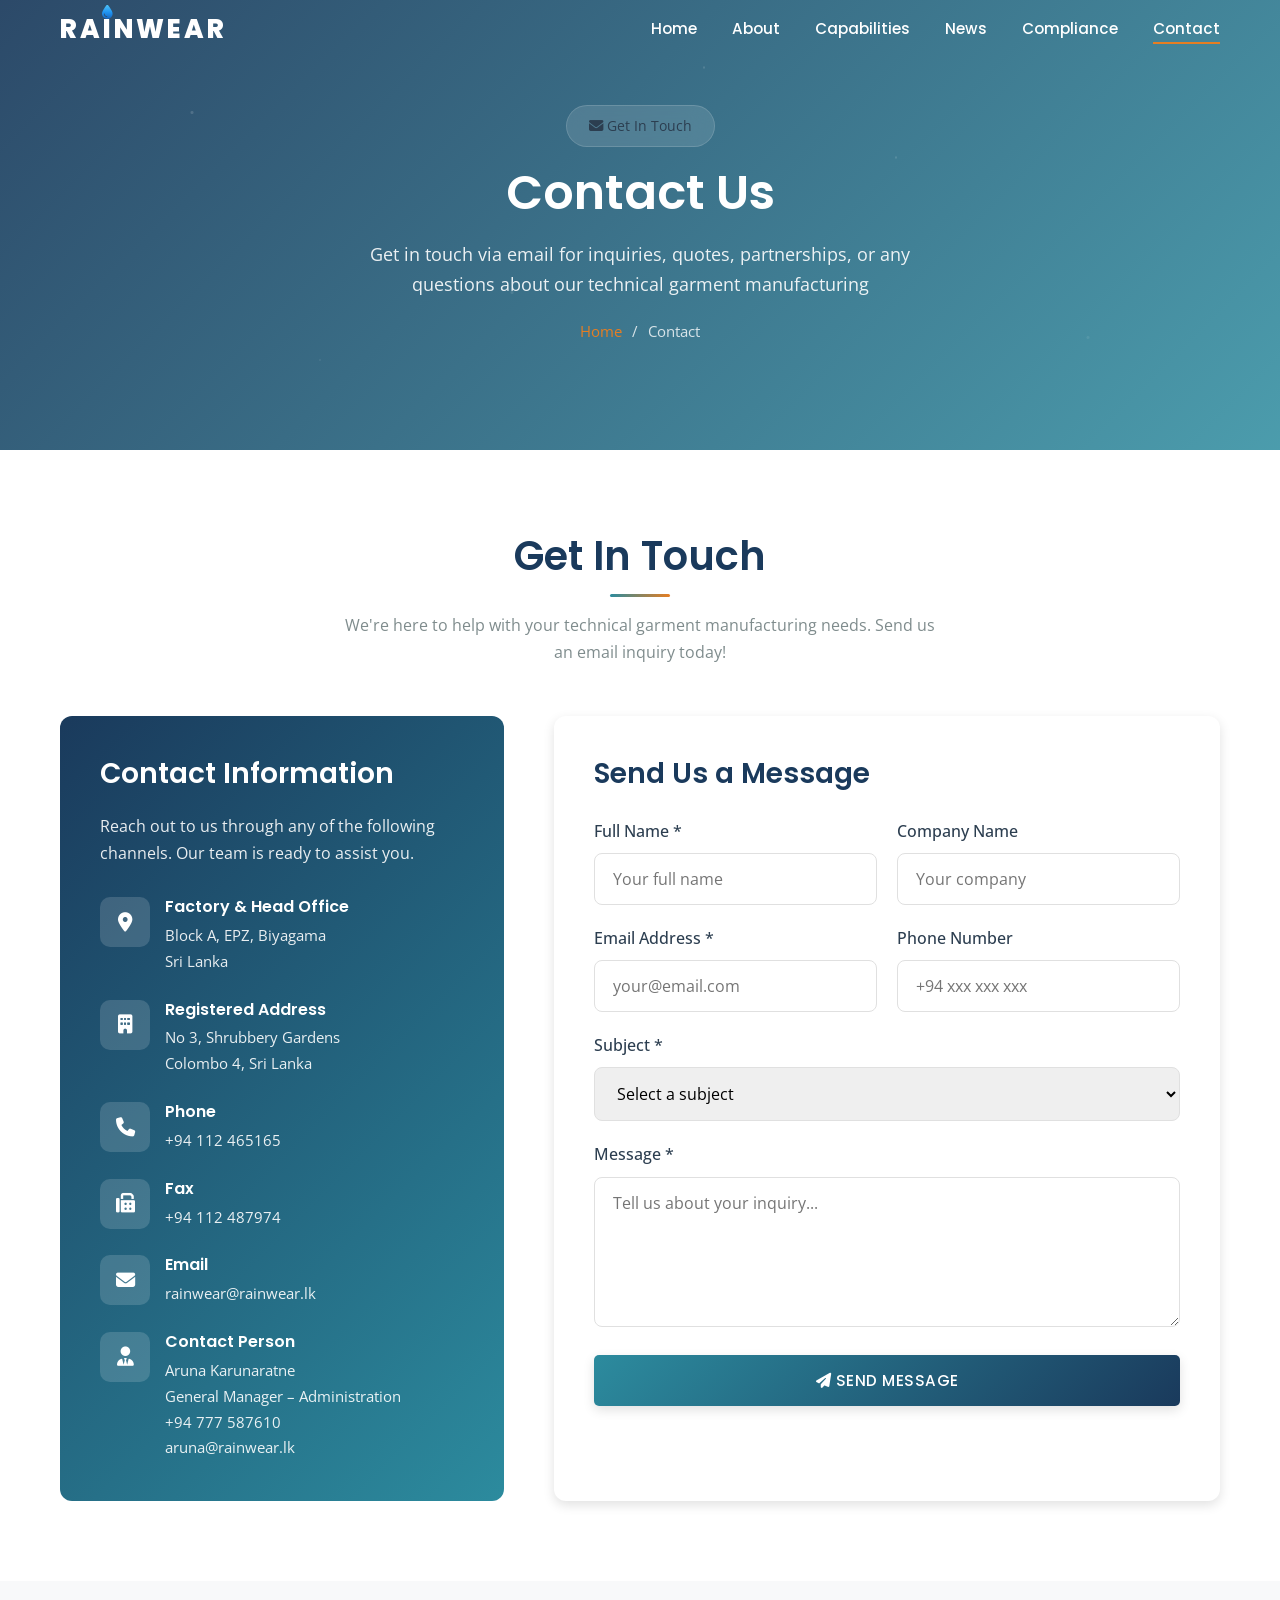
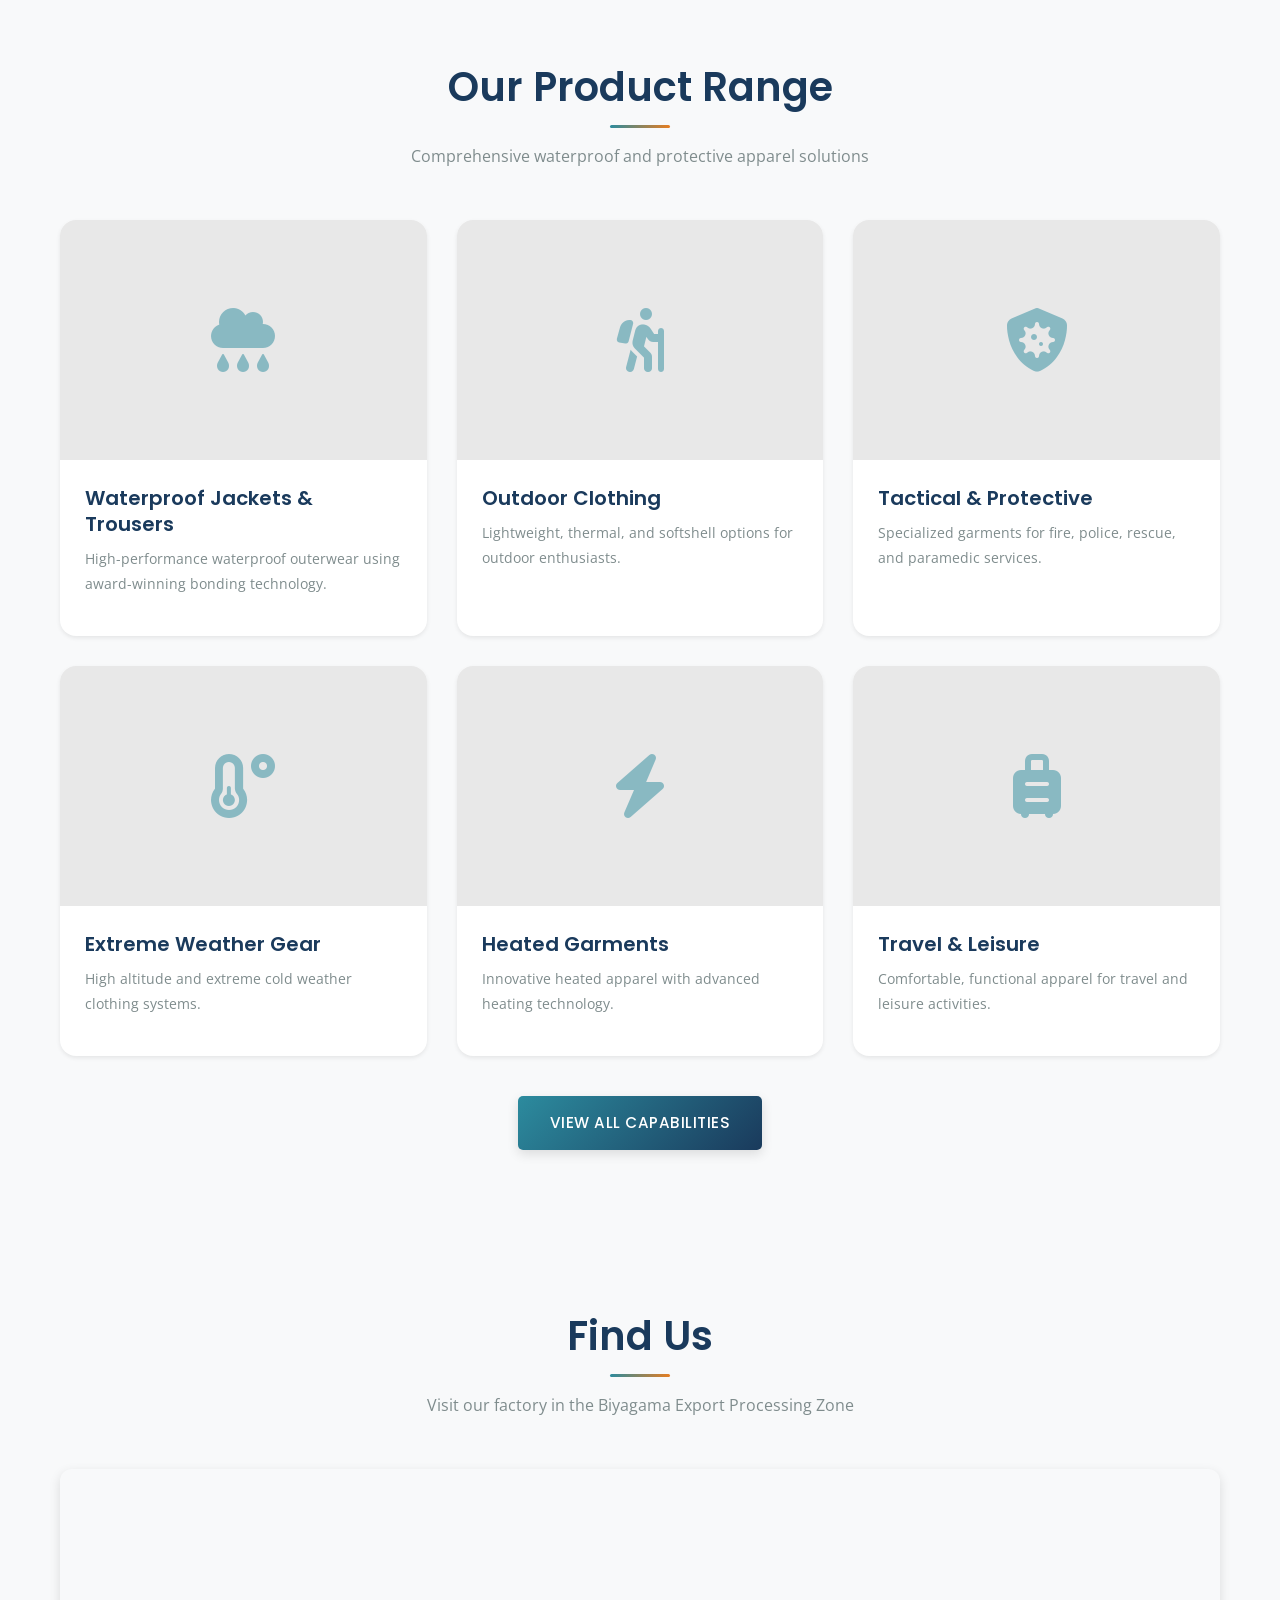
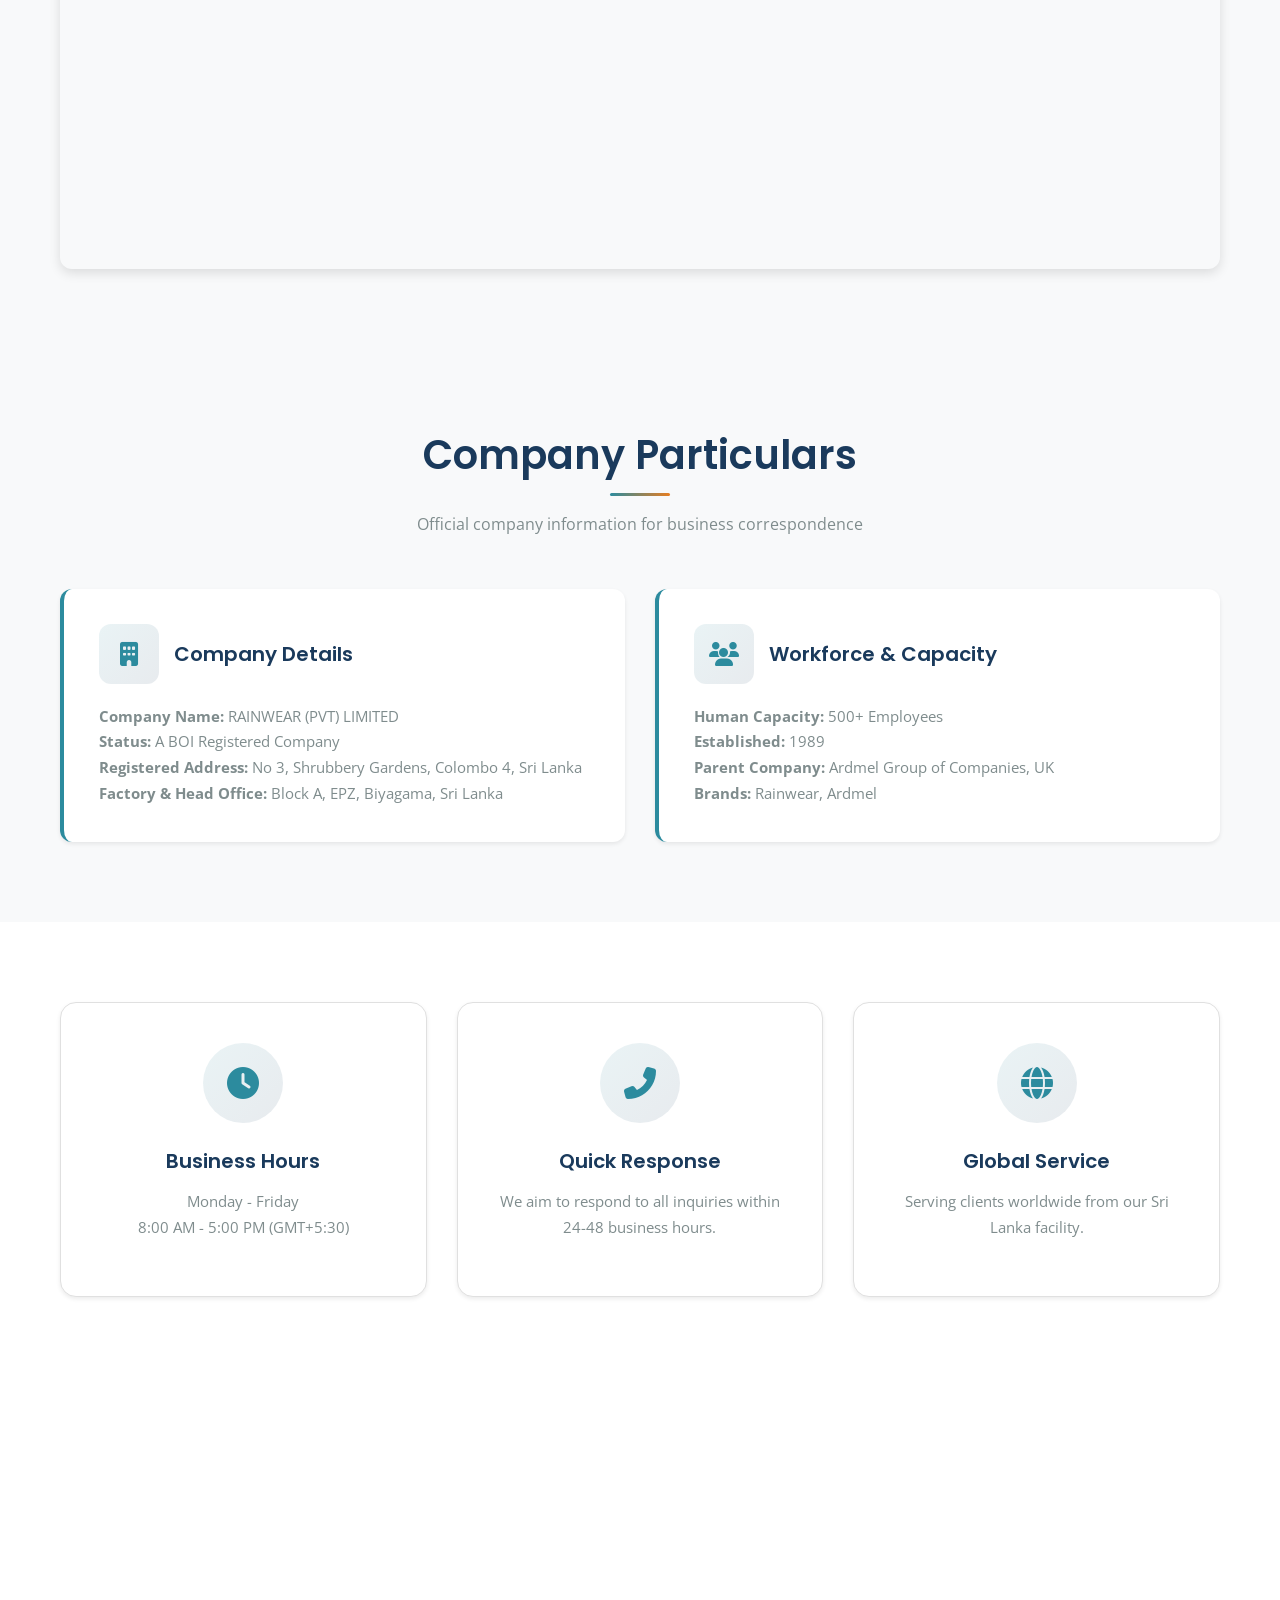
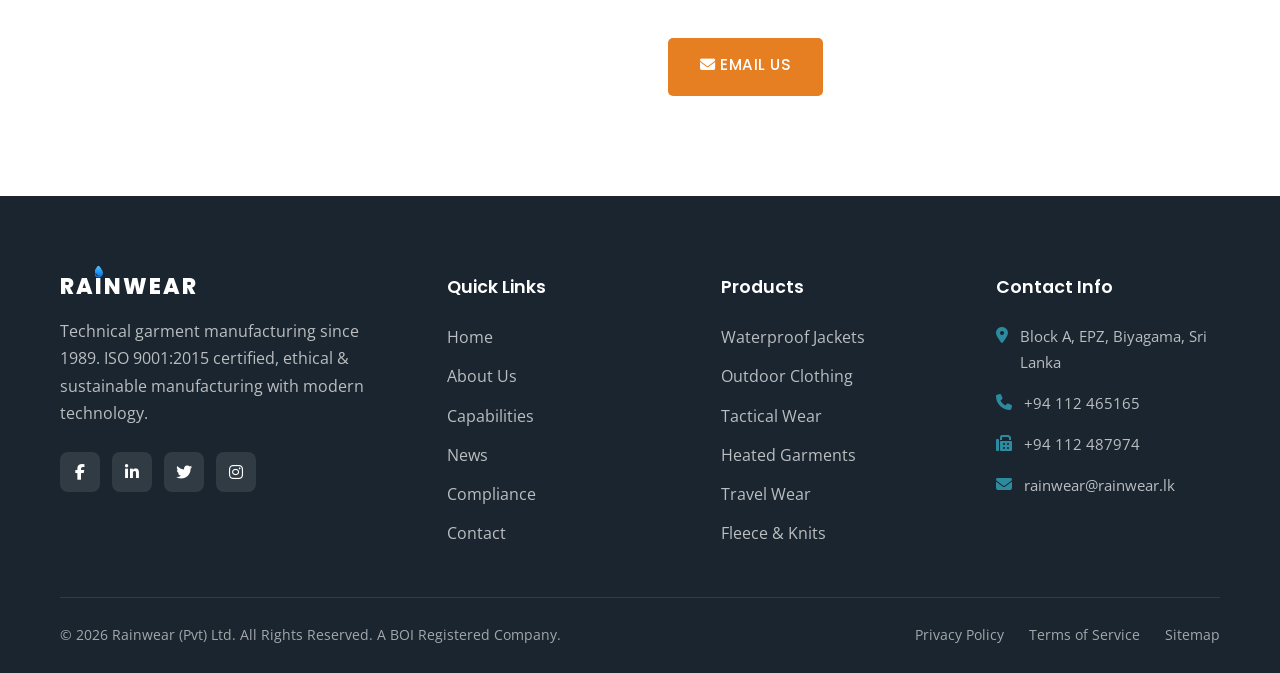
<file: contact.html>
<!DOCTYPE html>
<html lang="en">
<head>
    <meta charset="UTF-8">
    <meta name="viewport" content="width=device-width, initial-scale=1.0">
    <meta name="description" content="Contact Rainwear (Pvt) Ltd for technical garment manufacturing inquiries. Email rainwear@rainwear.lk or call +94 112 465165. ISO 9001:2015 certified manufacturer.">
    <meta name="keywords" content="Rainwear contact, technical garment manufacturer contact, email inquiry, garment manufacturing quote, ISO certified">
    <meta name="author" content="Rainwear (Pvt) Ltd">
    
    <title>Contact Us | Rainwear (Pvt) Ltd - Technical Garment Manufacturing Inquiries</title>
    
    <!-- Favicon -->
    <link rel="icon" type="image/x-icon" href="images/favicon.ico">
    
    <!-- Google Fonts -->
    <link rel="preconnect" href="https://fonts.googleapis.com">
    <link rel="preconnect" href="https://fonts.gstatic.com" crossorigin>
    <link href="https://fonts.googleapis.com/css2?family=Poppins:wght@300;400;500;600;700&family=Open+Sans:wght@300;400;500;600&display=swap" rel="stylesheet">
    
    <!-- Font Awesome Icons -->
    <link rel="stylesheet" href="https://cdnjs.cloudflare.com/ajax/libs/font-awesome/6.4.0/css/all.min.css">
    
    <!-- Custom CSS -->
    <link rel="stylesheet" href="css/styles.css">
</head>
<body>
    <!-- Page Loader -->
    <div class="loading">
        <div class="loading-spinner"></div>
    </div>

    <!-- Header -->
    <header class="header">
        <div class="container">
            <nav class="nav">
                <a href="index.html" class="logo" aria-label="Rainwear - Technical Garment Manufacturing">
                    <span class="logo-brand">RA<span class="logo-i-wrap"><i class="fa-solid fa-droplet logo-drop-icon"></i>I</span>NWEAR</span>
                </a>
                
                <ul class="nav-menu">
                    <li><a href="index.html" class="nav-link">Home</a></li>
                    <li><a href="about.html" class="nav-link">About</a></li>
                    <li class="dropdown">
                        <a href="capabilities.html" class="nav-link">Capabilities</a>
                        <ul class="dropdown-menu">
                            <li><a href="capabilities.html#bulk">Bulk Manufacturing</a></li>
                            <li><a href="capabilities.html#design">Design & Development</a></li>
                            <li><a href="capabilities.html#technology">Technology</a></li>
                        </ul>
                    </li>
                    <li><a href="news.html" class="nav-link">News</a></li>
                    <li><a href="compliance.html" class="nav-link">Compliance</a></li>
                    <li><a href="contact.html" class="nav-link active">Contact</a></li>
                </ul>
                
                <div class="nav-toggle">
                    <span></span>
                    <span></span>
                    <span></span>
                </div>
            </nav>
        </div>
    </header>

    <!-- Page Hero -->
    <section class="page-hero" style="background: linear-gradient(135deg, rgba(26, 58, 92, 0.92), rgba(44, 139, 158, 0.85)), url('https://images.unsplash.com/photo-1486312338219-ce68d2c6f44d?w=1920&q=80') center/cover no-repeat;">
        <div class="page-hero-particles"></div>
        <div class="container">
            <span class="hero-badge" style="margin-bottom: 15px;"><i class="fas fa-envelope"></i> Get In Touch</span>
            <h1>Contact Us</h1>
            <p>Get in touch via email for inquiries, quotes, partnerships, or any questions about our technical garment manufacturing</p>
            <div class="breadcrumb">
                <a href="index.html">Home</a>
                <span>/</span>
                <span>Contact</span>
            </div>
        </div>
    </section>

    <!-- Contact Points Section -->
    <section class="section" id="contact-points">
        <div class="container">
            <div class="section-title">
                <h2>Get In Touch</h2>
                <p>We're here to help with your technical garment manufacturing needs. Send us an email inquiry today!</p>
            </div>
            
            <div class="contact-grid">
                <!-- Contact Information -->
                <div class="contact-info">
                    <h3>Contact Information</h3>
                    <p>Reach out to us through any of the following channels. Our team is ready to assist you.</p>
                    
                    <div class="contact-details">
                        <div class="contact-item">
                            <div class="contact-item-icon">
                                <i class="fas fa-map-marker-alt"></i>
                            </div>
                            <div class="contact-item-content">
                                <h4>Factory & Head Office</h4>
                                <p>Block A, EPZ, Biyagama<br>Sri Lanka</p>
                            </div>
                        </div>
                        
                        <div class="contact-item">
                            <div class="contact-item-icon">
                                <i class="fas fa-building"></i>
                            </div>
                            <div class="contact-item-content">
                                <h4>Registered Address</h4>
                                <p>No 3, Shrubbery Gardens<br>Colombo 4, Sri Lanka</p>
                            </div>
                        </div>
                        
                        <div class="contact-item">
                            <div class="contact-item-icon">
                                <i class="fas fa-phone"></i>
                            </div>
                            <div class="contact-item-content">
                                <h4>Phone</h4>
                                <p><a href="tel:+94112465165">+94 112 465165</a></p>
                            </div>
                        </div>
                        
                        <div class="contact-item">
                            <div class="contact-item-icon">
                                <i class="fas fa-fax"></i>
                            </div>
                            <div class="contact-item-content">
                                <h4>Fax</h4>
                                <p>+94 112 487974</p>
                            </div>
                        </div>
                        
                        <div class="contact-item">
                            <div class="contact-item-icon">
                                <i class="fas fa-envelope"></i>
                            </div>
                            <div class="contact-item-content">
                                <h4>Email</h4>
                                <p><a href="mailto:rainwear@rainwear.lk">rainwear@rainwear.lk</a></p>
                            </div>
                        </div>
                        
                        <div class="contact-item">
                            <div class="contact-item-icon">
                                <i class="fas fa-user-tie"></i>
                            </div>
                            <div class="contact-item-content">
                                <h4>Contact Person</h4>
                                <p>Aruna Karunaratne<br>General Manager – Administration<br>
                                <a href="tel:+94777587610">+94 777 587610</a><br>
                                <a href="mailto:aruna@rainwear.lk">aruna@rainwear.lk</a></p>
                            </div>
                        </div>
                    </div>
                </div>

                <!-- Contact Form -->
                <div class="contact-form-wrapper">
                    <h3>Send Us a Message</h3>
                    <form id="contactForm">
                        <div class="form-row">
                            <div class="form-group">
                                <label for="name">Full Name *</label>
                                <input type="text" id="name" name="name" required placeholder="Your full name">
                            </div>
                            <div class="form-group">
                                <label for="company">Company Name</label>
                                <input type="text" id="company" name="company" placeholder="Your company">
                            </div>
                        </div>
                        
                        <div class="form-row">
                            <div class="form-group">
                                <label for="email">Email Address *</label>
                                <input type="email" id="email" name="email" required placeholder="your@email.com">
                            </div>
                            <div class="form-group">
                                <label for="phone">Phone Number</label>
                                <input type="tel" id="phone" name="phone" placeholder="+94 xxx xxx xxx">
                            </div>
                        </div>
                        
                        <div class="form-group">
                            <label for="subject">Subject *</label>
                            <select id="subject" name="subject" required>
                                <option value="">Select a subject</option>
                                <option value="general">General Inquiry</option>
                                <option value="partnership">Business Partnership</option>
                                <option value="product">Product Inquiry</option>
                                <option value="quote">Request a Quote</option>
                                <option value="careers">Career Opportunities</option>
                                <option value="compliance">Compliance Information</option>
                                <option value="other">Other</option>
                            </select>
                        </div>
                        
                        <div class="form-group">
                            <label for="message">Message *</label>
                            <textarea id="message" name="message" required placeholder="Tell us about your inquiry..."></textarea>
                        </div>
                        
                        <button type="submit" class="btn btn-primary" style="width: 100%;">
                            <i class="fas fa-paper-plane"></i> Send Message
                        </button>
                    </form>
                </div>
            </div>
        </div>
    </section>

    <!-- Product Range Section -->
    <section class="section bg-light" id="product-range">
        <div class="container">
            <div class="section-title">
                <h2>Our Product Range</h2>
                <p>Comprehensive waterproof and protective apparel solutions</p>
            </div>
            <div class="products-grid">
                <div class="product-card">
                    <div class="product-image">
                        <i class="fas fa-cloud-rain"></i>
                    </div>
                    <div class="product-content">
                        <h4>Waterproof Jackets & Trousers</h4>
                        <p>High-performance waterproof outerwear using award-winning bonding technology.</p>
                    </div>
                </div>
                <div class="product-card">
                    <div class="product-image">
                        <i class="fas fa-hiking"></i>
                    </div>
                    <div class="product-content">
                        <h4>Outdoor Clothing</h4>
                        <p>Lightweight, thermal, and softshell options for outdoor enthusiasts.</p>
                    </div>
                </div>
                <div class="product-card">
                    <div class="product-image">
                        <i class="fas fa-shield-virus"></i>
                    </div>
                    <div class="product-content">
                        <h4>Tactical & Protective</h4>
                        <p>Specialized garments for fire, police, rescue, and paramedic services.</p>
                    </div>
                </div>
                <div class="product-card">
                    <div class="product-image">
                        <i class="fas fa-temperature-low"></i>
                    </div>
                    <div class="product-content">
                        <h4>Extreme Weather Gear</h4>
                        <p>High altitude and extreme cold weather clothing systems.</p>
                    </div>
                </div>
                <div class="product-card">
                    <div class="product-image">
                        <i class="fas fa-bolt"></i>
                    </div>
                    <div class="product-content">
                        <h4>Heated Garments</h4>
                        <p>Innovative heated apparel with advanced heating technology.</p>
                    </div>
                </div>
                <div class="product-card">
                    <div class="product-image">
                        <i class="fas fa-suitcase-rolling"></i>
                    </div>
                    <div class="product-content">
                        <h4>Travel & Leisure</h4>
                        <p>Comfortable, functional apparel for travel and leisure activities.</p>
                    </div>
                </div>
            </div>
            <div class="text-center" style="margin-top: 40px;">
                <a href="capabilities.html" class="btn btn-primary">View All Capabilities</a>
            </div>
        </div>
    </section>

    <!-- Map Section -->
    <section class="section map-section" id="map">
        <div class="container">
            <div class="section-title">
                <h2>Find Us</h2>
                <p>Visit our factory in the Biyagama Export Processing Zone</p>
            </div>
            <div class="map-container">
                <iframe 
                    src="https://www.google.com/maps/embed?pb=!1m18!1m12!1m3!1d3960.5447726566297!2d79.97152197475886!3d6.942574818108042!2m3!1f0!2f0!3f0!3m2!1i1024!2i768!4f13.1!3m3!1m2!1s0x3ae256f5e67f7a8d%3A0x5c5c5a1a2f7e8c1a!2sBiyagama%20Export%20Processing%20Zone!5e0!3m2!1sen!2slk!4v1707139200000!5m2!1sen!2slk"
                    width="100%" 
                    height="100%" 
                    style="border:0;" 
                    allowfullscreen="" 
                    loading="lazy" 
                    referrerpolicy="no-referrer-when-downgrade"
                    title="Rainwear Factory Location">
                </iframe>
            </div>
        </div>
    </section>

    <!-- Company Info Section -->
    <section class="section bg-light">
        <div class="container">
            <div class="section-title">
                <h2>Company Particulars</h2>
                <p>Official company information for business correspondence</p>
            </div>
            <div class="compliance-grid">
                <div class="compliance-card">
                    <div class="compliance-card-header">
                        <div class="compliance-icon">
                            <i class="fas fa-building"></i>
                        </div>
                        <h4>Company Details</h4>
                    </div>
                    <p><strong>Company Name:</strong> RAINWEAR (PVT) LIMITED</p>
                    <p><strong>Status:</strong> A BOI Registered Company</p>
                    <p><strong>Registered Address:</strong> No 3, Shrubbery Gardens, Colombo 4, Sri Lanka</p>
                    <p><strong>Factory & Head Office:</strong> Block A, EPZ, Biyagama, Sri Lanka</p>
                </div>
                <div class="compliance-card">
                    <div class="compliance-card-header">
                        <div class="compliance-icon">
                            <i class="fas fa-users"></i>
                        </div>
                        <h4>Workforce & Capacity</h4>
                    </div>
                    <p><strong>Human Capacity:</strong> 500+ Employees</p>
                    <p><strong>Established:</strong> 1989</p>
                    <p><strong>Parent Company:</strong> Ardmel Group of Companies, UK</p>
                    <p><strong>Brands:</strong> Rainwear, Ardmel</p>
                </div>
            </div>
        </div>
    </section>

    <!-- Working Hours Section -->
    <section class="section">
        <div class="container">
            <div class="features-grid" style="grid-template-columns: repeat(3, 1fr);">
                <div class="feature-card">
                    <div class="feature-icon">
                        <i class="fas fa-clock"></i>
                    </div>
                    <h4>Business Hours</h4>
                    <p>Monday - Friday<br>8:00 AM - 5:00 PM (GMT+5:30)</p>
                </div>
                <div class="feature-card">
                    <div class="feature-icon">
                        <i class="fas fa-phone-alt"></i>
                    </div>
                    <h4>Quick Response</h4>
                    <p>We aim to respond to all inquiries within 24-48 business hours.</p>
                </div>
                <div class="feature-card">
                    <div class="feature-icon">
                        <i class="fas fa-globe"></i>
                    </div>
                    <h4>Global Service</h4>
                    <p>Serving clients worldwide from our Sri Lanka facility.</p>
                </div>
            </div>
        </div>
    </section>

    <!-- CTA Section -->
    <section class="cta-section">
        <div class="container">
            <div class="cta-content">
                <h2>Ready to Start Your Project?</h2>
                <p>Let's discuss how Rainwear can provide innovative waterproof apparel solutions for your brand.</p>
                <div class="hero-buttons" style="justify-content: center;">
                    <a href="tel:+94112465165" class="btn btn-secondary"><i class="fas fa-phone"></i> Call Us Now</a>
                    <a href="mailto:rainwear@rainwear.lk" class="btn btn-accent"><i class="fas fa-envelope"></i> Email Us</a>
                </div>
            </div>
        </div>
    </section>

    <!-- Footer -->
    <footer class="footer">
        <div class="container">
            <div class="footer-grid">
                <div class="footer-brand">
                    <a href="index.html" class="logo" aria-label="Rainwear - Technical Garment Manufacturing">
                        <span class="logo-brand">RA<span class="logo-i-wrap"><i class="fa-solid fa-droplet logo-drop-icon"></i>I</span>NWEAR</span>
                    </a>
                    <p>Technical garment manufacturing since 1989. ISO 9001:2015 certified, ethical & sustainable manufacturing with modern technology.</p>
                    <div class="footer-social">
                        <a href="#"><i class="fab fa-facebook-f"></i></a>
                        <a href="#"><i class="fab fa-linkedin-in"></i></a>
                        <a href="#"><i class="fab fa-twitter"></i></a>
                        <a href="#"><i class="fab fa-instagram"></i></a>
                    </div>
                </div>
                <div class="footer-column">
                    <h4>Quick Links</h4>
                    <ul class="footer-links">
                        <li><a href="index.html">Home</a></li>
                        <li><a href="about.html">About Us</a></li>
                        <li><a href="capabilities.html">Capabilities</a></li>
                        <li><a href="news.html">News</a></li>
                        <li><a href="compliance.html">Compliance</a></li>
                        <li><a href="contact.html">Contact</a></li>
                    </ul>
                </div>
                <div class="footer-column">
                    <h4>Products</h4>
                    <ul class="footer-links">
                        <li><a href="capabilities.html">Waterproof Jackets</a></li>
                        <li><a href="capabilities.html">Outdoor Clothing</a></li>
                        <li><a href="capabilities.html">Tactical Wear</a></li>
                        <li><a href="capabilities.html">Heated Garments</a></li>
                        <li><a href="capabilities.html">Travel Wear</a></li>
                        <li><a href="capabilities.html">Fleece & Knits</a></li>
                    </ul>
                </div>
                <div class="footer-column">
                    <h4>Contact Info</h4>
                    <div class="footer-contact">
                        <div class="footer-contact-item">
                            <i class="fas fa-map-marker-alt"></i>
                            <span>Block A, EPZ, Biyagama, Sri Lanka</span>
                        </div>
                        <div class="footer-contact-item">
                            <i class="fas fa-phone"></i>
                            <span>+94 112 465165</span>
                        </div>
                        <div class="footer-contact-item">
                            <i class="fas fa-fax"></i>
                            <span>+94 112 487974</span>
                        </div>
                        <div class="footer-contact-item">
                            <i class="fas fa-envelope"></i>
                            <span>rainwear@rainwear.lk</span>
                        </div>
                    </div>
                </div>
            </div>
            <div class="footer-bottom">
                <p>&copy; 2026 Rainwear (Pvt) Ltd. All Rights Reserved. A BOI Registered Company.</p>
                <div class="footer-bottom-links">
                    <a href="#">Privacy Policy</a>
                    <a href="#">Terms of Service</a>
                    <a href="#">Sitemap</a>
                </div>
            </div>
        </div>
    </footer>

    <!-- Scroll to Top Button -->
    <button class="scroll-top">
        <i class="fas fa-chevron-up"></i>
    </button>

    <!-- JavaScript -->
    <script src="js/main.js"></script>
</body>
</html>
</file>
<file: css/styles.css>
/* =============================================
   RAINWEAR (PVT) LTD - Corporate Website Styles
   Modern, Professional & Mobile-Responsive Design
   ============================================= */

/* CSS Variables */
:root {
    --primary-color: #1a3a5c;
    --primary-dark: #0d2840;
    --secondary-color: #2c8b9e;
    --accent-color: #e67e22;
    --accent-hover: #d35400;
    --text-dark: #2c3e50;
    --text-light: #7f8c8d;
    --text-white: #ffffff;
    --bg-light: #f8f9fa;
    --bg-white: #ffffff;
    --bg-dark: #1a252f;
    --border-color: #e0e0e0;
    --success-color: #27ae60;
    --shadow-sm: 0 2px 4px rgba(0,0,0,0.08);
    --shadow-md: 0 4px 12px rgba(0,0,0,0.12);
    --shadow-lg: 0 8px 24px rgba(0,0,0,0.15);
    --transition: all 0.3s ease;
    --font-primary: 'Poppins', sans-serif;
    --font-secondary: 'Open Sans', sans-serif;
}

/* Reset & Base Styles */
*, *::before, *::after {
    margin: 0;
    padding: 0;
    box-sizing: border-box;
}

html {
    scroll-behavior: smooth;
    font-size: 16px;
}

body {
    font-family: var(--font-secondary);
    color: var(--text-dark);
    line-height: 1.7;
    background-color: var(--bg-white);
    overflow-x: hidden;
}

h1, h2, h3, h4, h5, h6 {
    font-family: var(--font-primary);
    font-weight: 600;
    line-height: 1.3;
    color: var(--primary-color);
}

h1 { font-size: 3rem; }
h2 { font-size: 2.5rem; }
h3 { font-size: 1.75rem; }
h4 { font-size: 1.25rem; }

p {
    margin-bottom: 1rem;
    color: var(--text-light);
}

a {
    text-decoration: none;
    color: inherit;
    transition: var(--transition);
}

img {
    max-width: 100%;
    height: auto;
    display: block;
}

ul {
    list-style: none;
}

.container {
    max-width: 1200px;
    margin: 0 auto;
    padding: 0 20px;
}

.section {
    padding: 80px 0;
}

.section-title {
    text-align: center;
    margin-bottom: 50px;
}

/* Section Badge */
.section-badge {
    display: inline-block;
    background: linear-gradient(135deg, rgba(44, 139, 158, 0.12), rgba(26, 58, 92, 0.12));
    color: var(--secondary-color);
    padding: 8px 20px;
    border-radius: 30px;
    font-size: 0.85rem;
    font-weight: 600;
    letter-spacing: 0.5px;
    margin-bottom: 15px;
    border: 1px solid rgba(44, 139, 158, 0.2);
}

.section-badge i {
    margin-right: 6px;
}

.section-badge-light {
    background: rgba(255,255,255,0.15);
    color: #fff;
    border-color: rgba(255,255,255,0.25);
}

.section-title h2 {
    position: relative;
    display: inline-block;
    padding-bottom: 15px;
}

.section-title h2::after {
    content: '';
    position: absolute;
    bottom: 0;
    left: 50%;
    transform: translateX(-50%);
    width: 60px;
    height: 3px;
    background: linear-gradient(90deg, var(--secondary-color), var(--accent-color));
    border-radius: 2px;
}

.section-title p {
    max-width: 600px;
    margin: 15px auto 0;
}

/* Buttons */
.btn {
    display: inline-block;
    padding: 14px 32px;
    font-family: var(--font-primary);
    font-size: 0.95rem;
    font-weight: 500;
    border-radius: 5px;
    cursor: pointer;
    transition: var(--transition);
    border: none;
    text-transform: uppercase;
    letter-spacing: 0.5px;
}

.btn-primary {
    background: linear-gradient(135deg, var(--secondary-color), var(--primary-color));
    color: var(--text-white);
    box-shadow: var(--shadow-md);
}

.btn-primary:hover {
    transform: translateY(-2px);
    box-shadow: var(--shadow-lg);
}

.btn-secondary {
    background: transparent;
    color: var(--text-white);
    border: 2px solid var(--text-white);
}

.btn-secondary:hover {
    background: var(--text-white);
    color: var(--primary-color);
}

.btn-accent {
    background: var(--accent-color);
    color: var(--text-white);
}

.btn-accent:hover {
    background: var(--accent-hover);
    transform: translateY(-2px);
}

/* =============================================
   HEADER & NAVIGATION
   ============================================= */
.header {
    position: fixed;
    top: 0;
    left: 0;
    width: 100%;
    z-index: 1000;
    background: transparent;
    transition: var(--transition);
}

.header.scrolled {
    background: var(--bg-white);
    box-shadow: var(--shadow-md);
}

.header.scrolled .nav-link {
    color: var(--text-dark);
}



.nav {
    display: flex;
    justify-content: space-between;
    align-items: center;
    padding: 15px 0;
}

.logo {
    display: flex;
    align-items: center;
    gap: 12px;
}

/* Text-based logo */
.logo-brand {
    font-family: 'Poppins', sans-serif;
    font-weight: 800;
    font-size: 26px;
    letter-spacing: 3px;
    color: #ffffff;
    transition: var(--transition);
    display: inline-flex;
    align-items: baseline;
    line-height: 1;
    white-space: nowrap;
}

.header.scrolled .logo-brand {
    color: #1a2744;
}

.logo-i-wrap {
    position: relative;
    display: inline-block;
}

.logo-drop-icon {
    position: absolute;
    bottom: 100%;
    left: 50%;
    transform: translateX(-50%);
    font-size: 14px;
    line-height: 1;
    margin-bottom: -3px;
    background: linear-gradient(180deg, #4FC3F7 0%, #2196F3 50%, #1565C0 100%);
    -webkit-background-clip: text;
    -webkit-text-fill-color: transparent;
    background-clip: text;
    pointer-events: none;
}

.footer .logo-brand {
    color: #ffffff !important;
}

.footer .logo-drop-icon {
    font-size: 12px;
    margin-bottom: -2px;
}

/* Legacy icon logo styles (kept for compatibility) */
.logo-icon {
    width: 45px;
    height: 45px;
    background: linear-gradient(135deg, var(--secondary-color), var(--primary-color));
    border-radius: 10px;
    display: flex;
    align-items: center;
    justify-content: center;
}

.logo-icon i {
    font-size: 1.5rem;
    color: var(--text-white);
}

.logo-text {
    font-family: var(--font-primary);
    font-size: 1.5rem;
    font-weight: 700;
    color: var(--text-white);
    transition: var(--transition);
}

.logo-text span {
    color: var(--accent-color);
}

.nav-menu {
    display: flex;
    gap: 35px;
}

.nav-link {
    font-family: var(--font-primary);
    font-size: 0.95rem;
    font-weight: 500;
    color: var(--text-white);
    position: relative;
    padding: 5px 0;
}

.nav-link::after {
    content: '';
    position: absolute;
    bottom: 0;
    left: 0;
    width: 0;
    height: 2px;
    background: var(--accent-color);
    transition: var(--transition);
}

.nav-link:hover::after,
.nav-link.active::after {
    width: 100%;
}

.nav-toggle {
    display: none;
    flex-direction: column;
    gap: 5px;
    cursor: pointer;
    padding: 5px;
}

.nav-toggle span {
    width: 25px;
    height: 3px;
    background: var(--text-white);
    border-radius: 2px;
    transition: var(--transition);
}

.header.scrolled .nav-toggle span {
    background: var(--primary-color);
}

/* Dropdown Menu */
.dropdown {
    position: relative;
}

.dropdown-menu {
    position: absolute;
    top: 100%;
    left: 0;
    min-width: 220px;
    background: var(--bg-white);
    border-radius: 8px;
    box-shadow: var(--shadow-lg);
    opacity: 0;
    visibility: hidden;
    transform: translateY(10px);
    transition: var(--transition);
    padding: 10px 0;
}

.dropdown:hover .dropdown-menu {
    opacity: 1;
    visibility: visible;
    transform: translateY(0);
}

.dropdown-menu a {
    display: block;
    padding: 10px 20px;
    color: var(--text-dark);
    font-size: 0.9rem;
}

.dropdown-menu a:hover {
    background: var(--bg-light);
    color: var(--secondary-color);
}

/* =============================================
   HERO SECTION — VIDEO BACKGROUND
   ============================================= */
.hero {
    min-height: 100vh;
    display: flex;
    align-items: center;
    position: relative;
    overflow: hidden;
    background: var(--primary-dark);
}

/* Video Background — Multi-Video Carousel */
.hero-video-wrap {
    position: absolute;
    inset: 0;
    z-index: 0;
}

.hero-video {
    position: absolute;
    inset: 0;
    width: 100%;
    height: 100%;
    object-fit: cover;
    display: block;
    opacity: 0;
    transition: opacity 1.5s ease-in-out;
}

.hero-video.active {
    opacity: 1;
    z-index: 1;
}

.hero-video-overlay {
    position: absolute;
    inset: 0;
    background: linear-gradient(
        160deg,
        rgba(10, 30, 50, 0.90) 0%,
        rgba(26, 58, 92, 0.80) 35%,
        rgba(44, 139, 158, 0.68) 70%,
        rgba(230, 126, 34, 0.35) 100%
    );
    z-index: 2;
}

/* Video Progress Indicators */
.hero-video-indicators {
    position: absolute;
    bottom: 30px;
    left: 50%;
    transform: translateX(-50%);
    display: flex;
    gap: 10px;
    z-index: 5;
}

.video-indicator {
    width: 40px;
    height: 4px;
    background: rgba(255, 255, 255, 0.3);
    border: none;
    border-radius: 4px;
    cursor: pointer;
    padding: 0;
    overflow: hidden;
    transition: background 0.3s;
}

.video-indicator:hover {
    background: rgba(255, 255, 255, 0.5);
}

.video-indicator span {
    display: block;
    height: 100%;
    width: 0;
    background: var(--accent-color);
    border-radius: 4px;
    transition: width 0.3s;
}

.video-indicator.active span {
    animation: indicatorFill 8s linear forwards;
}

@keyframes indicatorFill {
    from { width: 0; }
    to { width: 100%; }
}

/* Modal Video Player */
.video-modal-player video {
    width: 100%;
    height: 100%;
    display: block;
    border-radius: 12px;
    background: #000;
}

/* Particle Canvas */
.hero-particles {
    position: absolute;
    inset: 0;
    z-index: 2;
    pointer-events: none;
}

/* Floating Icons */
.hero-float-icons {
    position: absolute;
    inset: 0;
    z-index: 2;
    pointer-events: none;
}

.float-icon {
    position: absolute;
    font-size: 1.6rem;
    color: rgba(255,255,255,0.07);
    animation: floatUpDown 6s ease-in-out infinite;
}

@keyframes floatUpDown {
    0%, 100% { transform: translateY(0) rotate(0deg); }
    50%      { transform: translateY(-25px) rotate(8deg); }
}

/* Hero Content */
.hero-content {
    max-width: 720px;
    color: var(--text-white);
    z-index: 3;
    position: relative;
}

/* Entry Animations */
.hero-animate {
    opacity: 0;
    animation-duration: 0.8s;
    animation-fill-mode: forwards;
    animation-timing-function: cubic-bezier(.215,.61,.355,1);
}

.hero.in-view .hero-animate[data-animate="fadeInDown"] {
    animation-name: heroFadeInDown;
}
.hero.in-view .hero-animate[data-animate="fadeInUp"] {
    animation-name: heroFadeInUp;
}
.hero.in-view .hero-animate[data-animate="fadeIn"] {
    animation-name: heroFadeIn;
}

@keyframes heroFadeInDown {
    from { opacity: 0; transform: translateY(-30px); }
    to   { opacity: 1; transform: translateY(0); }
}
@keyframes heroFadeInUp {
    from { opacity: 0; transform: translateY(40px); }
    to   { opacity: 1; transform: translateY(0); }
}
@keyframes heroFadeIn {
    from { opacity: 0; }
    to   { opacity: 1; }
}

.hero-badge {
    display: inline-block;
    background: rgba(255,255,255,0.12);
    padding: 8px 22px;
    border-radius: 30px;
    font-size: 0.9rem;
    margin-bottom: 20px;
    backdrop-filter: blur(12px);
    border: 1px solid rgba(255,255,255,0.15);
}

.hero h1 {
    color: var(--text-white);
    font-size: 3.5rem;
    margin-bottom: 20px;
    line-height: 1.2;
}

.hero h1 span {
    color: var(--accent-color);
    position: relative;
}

.hero p {
    font-size: 1.15rem;
    color: rgba(255,255,255,0.9);
    margin-bottom: 30px;
    line-height: 1.8;
}

.hero-buttons {
    display: flex;
    gap: 15px;
    flex-wrap: wrap;
}

/* Glowing CTA button */
.btn-glow {
    position: relative;
    overflow: hidden;
}

.btn-glow::after {
    content: '';
    position: absolute;
    top: -50%; left: -50%;
    width: 200%; height: 200%;
    background: conic-gradient(transparent, rgba(255,255,255,0.15), transparent 30%);
    animation: glowSpin 3s linear infinite;
}

@keyframes glowSpin {
    to { transform: rotate(360deg); }
}

/* Video Play Button */
.hero-video-btn-wrap {
    display: flex;
    align-items: center;
    gap: 18px;
    margin-top: 32px;
}

.hero-play-btn {
    width: 64px;
    height: 64px;
    border-radius: 50%;
    border: 2px solid rgba(255,255,255,0.6);
    background: rgba(255,255,255,0.1);
    backdrop-filter: blur(8px);
    color: var(--text-white);
    font-size: 1.2rem;
    cursor: pointer;
    position: relative;
    display: flex;
    align-items: center;
    justify-content: center;
    transition: var(--transition);
    z-index: 1;
}

.hero-play-btn:hover {
    background: var(--accent-color);
    border-color: var(--accent-color);
    transform: scale(1.08);
}

.hero-play-btn i {
    margin-left: 3px;
    position: relative;
    z-index: 2;
}

.play-pulse {
    position: absolute;
    inset: -6px;
    border-radius: 50%;
    border: 2px solid rgba(255,255,255,0.3);
    animation: pulseRing 2s ease-out infinite;
}

@keyframes pulseRing {
    0%   { transform: scale(1); opacity: 1; }
    100% { transform: scale(1.5); opacity: 0; }
}

.play-label {
    font-family: var(--font-primary);
    font-size: 0.95rem;
    font-weight: 500;
    color: rgba(255,255,255,0.85);
    letter-spacing: 0.3px;
}

/* Stats */
.hero-stats {
    display: flex;
    gap: 0;
    margin-top: 42px;
    padding: 0;
    border: none;
}

.stat-item {
    flex: 1;
    text-align: center;
    padding: 24px 30px;
    position: relative;
    background: rgba(255, 255, 255, 0.06);
    backdrop-filter: blur(6px);
    -webkit-backdrop-filter: blur(6px);
    border: 1px solid rgba(255, 255, 255, 0.1);
    transition: background 0.3s;
}

.stat-item:first-child {
    border-radius: 12px 0 0 12px;
}

.stat-item:last-child {
    border-radius: 0 12px 12px 0;
}

.stat-item:not(:last-child) {
    border-right: none;
}

.stat-item:hover {
    background: rgba(255, 255, 255, 0.12);
}

.stat-item h3 {
    color: var(--text-white);
    font-size: 2.5rem;
    font-weight: 800;
    line-height: 1.1;
    margin-bottom: 4px;
}

.stat-item p {
    color: rgba(255,255,255,0.7);
    font-size: 0.85rem;
    font-weight: 500;
    margin: 0;
    letter-spacing: 0.5px;
    text-transform: uppercase;
}

/* Video Modal Overlay */
.video-overlay-modal {
    position: fixed;
    inset: 0;
    z-index: 11000;
    display: flex;
    align-items: center;
    justify-content: center;
    opacity: 0;
    visibility: hidden;
    transition: opacity 0.4s, visibility 0.4s;
}

.video-overlay-modal.active {
    opacity: 1;
    visibility: visible;
}

.video-modal-backdrop {
    position: absolute;
    inset: 0;
    background: rgba(0,0,0,0.85);
    backdrop-filter: blur(8px);
}

.video-modal-container {
    position: relative;
    width: 90%;
    max-width: 960px;
    aspect-ratio: 16/9;
    border-radius: 16px;
    overflow: hidden;
    box-shadow: 0 20px 60px rgba(0,0,0,0.5);
    transform: scale(0.9);
    transition: transform 0.4s cubic-bezier(.215,.61,.355,1);
}

.video-overlay-modal.active .video-modal-container {
    transform: scale(1);
}

.video-modal-player {
    width: 100%;
    height: 100%;
    background: #000;
}

.video-modal-player iframe,
.video-modal-player video {
    width: 100%;
    height: 100%;
}

.video-modal-close-btn {
    position: absolute;
    top: -48px;
    right: 0;
    width: 40px;
    height: 40px;
    border-radius: 50%;
    border: 2px solid rgba(255,255,255,0.4);
    background: rgba(255,255,255,0.1);
    color: #fff;
    font-size: 1.1rem;
    cursor: pointer;
    display: flex;
    align-items: center;
    justify-content: center;
    transition: var(--transition);
}

.video-modal-close-btn:hover {
    background: var(--accent-color);
    border-color: var(--accent-color);
}

/* Page Hero (Smaller) */
.page-hero {
    min-height: 50vh;
    display: flex;
    align-items: center;
    justify-content: center;
    text-align: center;
    position: relative;
    background-size: cover;
    background-position: center;
    overflow: hidden;
}

.page-hero-particles {
    position: absolute;
    inset: 0;
    background-image:
        radial-gradient(2px 2px at 15% 25%, rgba(255,255,255,0.15) 50%, transparent 100%),
        radial-gradient(2px 2px at 40% 65%, rgba(255,255,255,0.1) 50%, transparent 100%),
        radial-gradient(1.5px 1.5px at 70% 35%, rgba(255,255,255,0.12) 50%, transparent 100%),
        radial-gradient(2px 2px at 85% 75%, rgba(255,255,255,0.08) 50%, transparent 100%),
        radial-gradient(1px 1px at 25% 80%, rgba(255,255,255,0.1) 50%, transparent 100%),
        radial-gradient(1.5px 1.5px at 55% 15%, rgba(255,255,255,0.12) 50%, transparent 100%);
    animation: particleFloat 20s linear infinite;
    pointer-events: none;
}

@keyframes particleFloat {
    0% { transform: translateY(0) translateX(0); }
    25% { transform: translateY(-15px) translateX(10px); }
    50% { transform: translateY(-5px) translateX(-8px); }
    75% { transform: translateY(-20px) translateX(5px); }
    100% { transform: translateY(0) translateX(0); }
}

.page-hero h1 {
    color: var(--text-white);
    font-size: 3rem;
    margin-bottom: 15px;
}

.page-hero p {
    color: rgba(255,255,255,0.9);
    font-size: 1.1rem;
    max-width: 600px;
    margin: 0 auto;
}

.breadcrumb {
    display: flex;
    justify-content: center;
    gap: 10px;
    margin-top: 20px;
    color: rgba(255,255,255,0.8);
    font-size: 0.95rem;
}

.breadcrumb a {
    color: var(--accent-color);
}

.breadcrumb a:hover {
    text-decoration: underline;
}

/* =============================================
   FEATURES / SERVICES SECTION
   ============================================= */
.features-grid {
    display: grid;
    grid-template-columns: repeat(auto-fit, minmax(280px, 1fr));
    gap: 30px;
}

.feature-card {
    background: var(--bg-white);
    padding: 40px 30px;
    border-radius: 16px;
    text-align: center;
    box-shadow: var(--shadow-sm);
    transition: all 0.4s cubic-bezier(.215,.61,.355,1);
    border: 1px solid var(--border-color);
    position: relative;
    overflow: hidden;
}

.feature-card::before {
    content: '';
    position: absolute;
    top: 0;
    left: 0;
    width: 100%;
    height: 4px;
    background: linear-gradient(90deg, var(--secondary-color), var(--accent-color));
    transform: scaleX(0);
    transform-origin: left;
    transition: transform 0.4s ease;
}

.feature-card:hover::before {
    transform: scaleX(1);
}

.feature-card:hover {
    transform: translateY(-10px);
    box-shadow: 0 20px 40px rgba(0,0,0,0.12);
    border-color: var(--secondary-color);
}

.feature-icon {
    width: 80px;
    height: 80px;
    background: linear-gradient(135deg, rgba(44, 139, 158, 0.1), rgba(26, 58, 92, 0.1));
    border-radius: 50%;
    display: flex;
    align-items: center;
    justify-content: center;
    margin: 0 auto 25px;
    transition: all 0.4s ease;
    position: relative;
}

.feature-card:hover .feature-icon {
    background: linear-gradient(135deg, var(--secondary-color), var(--primary-color));
    transform: rotateY(180deg);
}

.feature-icon i {
    font-size: 2rem;
    color: var(--secondary-color);
    transition: all 0.4s ease;
}

.feature-card:hover .feature-icon i {
    color: #fff;
}

.feature-card h4 {
    margin-bottom: 15px;
}

.feature-card p {
    font-size: 0.95rem;
    margin-bottom: 15px;
}

.feature-link {
    color: var(--secondary-color);
    font-weight: 600;
    font-size: 0.9rem;
    display: inline-flex;
    align-items: center;
    gap: 6px;
    transition: var(--transition);
}

.feature-link i {
    transition: transform 0.3s ease;
}

.feature-link:hover {
    color: var(--accent-color);
}

.feature-link:hover i {
    transform: translateX(4px);
}

/* =============================================
   ABOUT SECTION
   ============================================= */
.about-grid {
    display: grid;
    grid-template-columns: 1fr 1fr;
    gap: 60px;
    align-items: center;
}

.about-image {
    position: relative;
}

.about-image img {
    border-radius: 16px;
    box-shadow: var(--shadow-lg);
}

.about-image-overlay {
    position: absolute;
    bottom: -30px;
    left: -30px;
    z-index: 2;
}

.about-float-img {
    width: 200px;
    height: 160px;
    object-fit: cover;
    border-radius: 12px;
    box-shadow: 0 12px 30px rgba(0,0,0,0.2);
    border: 4px solid #fff;
}

.about-image-badge {
    position: absolute;
    bottom: -20px;
    right: -20px;
    background: var(--accent-color);
    color: var(--text-white);
    padding: 20px 30px;
    border-radius: 12px;
    text-align: center;
    box-shadow: var(--shadow-lg);
}

.about-image-badge h3 {
    color: var(--text-white);
    font-size: 2.5rem;
    line-height: 1;
}

.about-image-badge p {
    color: rgba(255,255,255,0.9);
    margin: 0;
    font-size: 0.9rem;
}

.about-content h2 {
    margin-bottom: 20px;
}

.about-content > p {
    margin-bottom: 25px;
}

.about-list {
    margin-bottom: 30px;
}

.about-list li {
    display: flex;
    align-items: flex-start;
    gap: 12px;
    margin-bottom: 15px;
}

.about-list li i {
    color: var(--success-color);
    font-size: 1.2rem;
    margin-top: 3px;
}

.about-list li span {
    color: var(--text-dark);
}

/* =============================================
   CAPABILITIES SECTION
   ============================================= */
.capabilities-tabs {
    display: flex;
    justify-content: center;
    gap: 15px;
    margin-bottom: 40px;
    flex-wrap: wrap;
}

.tab-btn {
    padding: 12px 28px;
    background: var(--bg-light);
    border: none;
    border-radius: 30px;
    font-family: var(--font-primary);
    font-size: 0.95rem;
    font-weight: 500;
    color: var(--text-dark);
    cursor: pointer;
    transition: var(--transition);
}

.tab-btn:hover,
.tab-btn.active {
    background: var(--primary-color);
    color: var(--text-white);
}

.capability-content {
    display: none;
    animation: fadeIn 0.5s ease;
}

.capability-content.active {
    display: block;
}

@keyframes fadeIn {
    from { opacity: 0; transform: translateY(10px); }
    to { opacity: 1; transform: translateY(0); }
}

.capability-grid {
    display: grid;
    grid-template-columns: repeat(auto-fit, minmax(300px, 1fr));
    gap: 25px;
}

.capability-card {
    background: var(--bg-white);
    border-radius: 12px;
    overflow: hidden;
    box-shadow: var(--shadow-sm);
    transition: var(--transition);
    border: 1px solid var(--border-color);
}

.capability-card:hover {
    box-shadow: var(--shadow-lg);
    transform: translateY(-5px);
}

.capability-card-header {
    background: linear-gradient(135deg, var(--primary-color), var(--secondary-color));
    padding: 20px 25px;
    display: flex;
    align-items: center;
    gap: 15px;
}

.capability-card-header i {
    font-size: 1.5rem;
    color: var(--text-white);
}

.capability-card-header h4 {
    color: var(--text-white);
    margin: 0;
}

.capability-card-body {
    padding: 25px;
}

.capability-card-body p {
    margin-bottom: 0;
}

/* =============================================
   PROCESS VIDEO SHOWCASE
   ============================================= */
.process-video-showcase {
    margin-bottom: 50px;
    border-radius: 16px;
    overflow: hidden;
    position: relative;
    box-shadow: var(--shadow-lg);
}

.process-video-wrap {
    position: relative;
    width: 100%;
    aspect-ratio: 21/9;
    overflow: hidden;
}

.process-video-wrap video {
    width: 100%;
    height: 100%;
    object-fit: cover;
    display: block;
}

.process-video-overlay {
    position: absolute;
    inset: 0;
    background: linear-gradient(0deg, rgba(10, 30, 50, 0.7) 0%, transparent 50%, rgba(10, 30, 50, 0.3) 100%);
    display: flex;
    align-items: flex-end;
    padding: 30px;
    pointer-events: none;
}

.process-video-label {
    display: flex;
    align-items: center;
    gap: 12px;
    color: #fff;
    font-size: 1rem;
    font-weight: 600;
    letter-spacing: 0.5px;
}

.process-video-label i {
    font-size: 1.4rem;
    color: var(--accent-color);
    animation: pulse 2s ease-in-out infinite;
}

/* =============================================
   PROCESS FLOW STEPS
   ============================================= */
.process-flow {
    display: flex;
    flex-direction: column;
    gap: 0;
    position: relative;
}

/* Vertical connector line */
.process-flow::before {
    content: '';
    position: absolute;
    left: 28px;
    top: 40px;
    bottom: 40px;
    width: 3px;
    background: linear-gradient(to bottom, var(--primary-color), var(--secondary-color), var(--accent-color));
    border-radius: 3px;
    z-index: 0;
}

.process-step {
    display: grid;
    grid-template-columns: 60px 280px 1fr;
    gap: 30px;
    align-items: center;
    padding: 30px 0;
    position: relative;
    z-index: 1;
}

.process-step:not(:last-child) {
    border-bottom: 1px solid var(--border-color);
}

/* Step number circle */
.process-step-number {
    width: 56px;
    height: 56px;
    border-radius: 50%;
    background: linear-gradient(135deg, var(--primary-color), var(--secondary-color));
    color: #fff;
    font-size: 1.1rem;
    font-weight: 800;
    font-family: 'Poppins', sans-serif;
    display: flex;
    align-items: center;
    justify-content: center;
    box-shadow: 0 4px 15px rgba(26, 58, 92, 0.3);
    flex-shrink: 0;
    position: relative;
    z-index: 2;
}

.process-step:hover .process-step-number {
    background: linear-gradient(135deg, var(--accent-color), var(--secondary-color));
    transform: scale(1.1);
    transition: all 0.3s ease;
}

/* Step image */
.process-step-image {
    position: relative;
    border-radius: 12px;
    overflow: hidden;
    aspect-ratio: 4/3;
    box-shadow: var(--shadow-md);
}

.process-step-image img {
    width: 100%;
    height: 100%;
    object-fit: cover;
    display: block;
    transition: transform 0.5s ease;
}

.process-step:hover .process-step-image img {
    transform: scale(1.08);
}

.process-step-icon {
    position: absolute;
    top: 12px;
    right: 12px;
    width: 38px;
    height: 38px;
    background: rgba(255, 255, 255, 0.95);
    border-radius: 10px;
    display: flex;
    align-items: center;
    justify-content: center;
    box-shadow: 0 2px 8px rgba(0,0,0,0.15);
}

.process-step-icon i {
    font-size: 0.95rem;
    color: var(--primary-color);
}

/* Step content */
.process-step-content h4 {
    font-size: 1.3rem;
    color: var(--primary-color);
    margin-bottom: 8px;
    font-weight: 700;
}

.process-step-content p {
    color: var(--text-light);
    line-height: 1.7;
    margin-bottom: 14px;
}

.process-highlights {
    list-style: none;
    padding: 0;
    margin: 0;
    display: flex;
    flex-wrap: wrap;
    gap: 8px;
}

.process-highlights li {
    display: flex;
    align-items: center;
    gap: 6px;
    font-size: 0.82rem;
    color: var(--text-dark);
    background: var(--bg-light);
    padding: 5px 12px;
    border-radius: 20px;
    font-weight: 500;
}

.process-highlights li i {
    font-size: 0.7rem;
    color: var(--secondary-color);
}

/* =============================================
   FACTORY GALLERY
   ============================================= */
.gallery-grid {
    display: grid;
    grid-template-columns: repeat(3, 1fr);
    gap: 16px;
}

.gallery-item {
    border-radius: 12px;
    overflow: hidden;
    position: relative;
    aspect-ratio: 4/3;
    cursor: pointer;
    box-shadow: var(--shadow-sm);
}

.gallery-item.gallery-wide {
    grid-column: span 2;
    aspect-ratio: 16/9;
}

.gallery-item img,
.gallery-item video {
    width: 100%;
    height: 100%;
    object-fit: cover;
    display: block;
    transition: transform 0.6s ease;
}

.gallery-item:hover img,
.gallery-item:hover video {
    transform: scale(1.06);
}

.gallery-caption {
    position: absolute;
    bottom: 0;
    left: 0;
    right: 0;
    padding: 12px 16px;
    background: linear-gradient(0deg, rgba(0,0,0,0.7) 0%, transparent 100%);
    color: #fff;
    font-size: 0.85rem;
    font-weight: 600;
    letter-spacing: 0.3px;
    transform: translateY(100%);
    transition: transform 0.3s ease;
}

.gallery-caption i {
    color: var(--accent-color);
    margin-right: 6px;
}

.gallery-item:hover .gallery-caption {
    transform: translateY(0);
}

/* =============================================
   TECH DETAIL CARDS (Design & Development)
   ============================================= */
.tech-detail-grid {
    display: grid;
    grid-template-columns: repeat(auto-fit, minmax(480px, 1fr));
    gap: 30px;
}

.tech-detail-card {
    background: var(--bg-white);
    border-radius: 16px;
    overflow: hidden;
    box-shadow: var(--shadow-sm);
    border: 1px solid var(--border-color);
    transition: var(--transition);
}

.tech-detail-card:hover {
    box-shadow: var(--shadow-lg);
    border-color: var(--secondary-color);
}

.tech-detail-header {
    background: linear-gradient(135deg, var(--primary-color), var(--primary-dark));
    padding: 25px 30px;
    display: flex;
    align-items: center;
    gap: 18px;
}

.tech-detail-number {
    font-family: var(--font-primary);
    font-size: 2rem;
    font-weight: 800;
    color: var(--accent-color);
    line-height: 1;
    min-width: 48px;
}

.tech-detail-header h4 {
    color: var(--text-white);
    margin: 0 0 4px 0;
    font-size: 1.15rem;
}

.tech-badge {
    display: inline-block;
    background: rgba(255,255,255,0.15);
    color: rgba(255,255,255,0.9);
    padding: 3px 12px;
    border-radius: 20px;
    font-size: 0.75rem;
    font-weight: 500;
    letter-spacing: 0.5px;
    text-transform: uppercase;
}

.tech-detail-body {
    padding: 28px 30px;
}

.tech-detail-body > p {
    margin-bottom: 22px;
    font-size: 0.95rem;
    line-height: 1.7;
}

.tech-detail-features {
    display: flex;
    flex-direction: column;
    gap: 18px;
}

.tech-feature {
    display: flex;
    gap: 15px;
    padding: 18px;
    background: var(--bg-light);
    border-radius: 10px;
    border-left: 3px solid var(--secondary-color);
}

.tech-feature > i {
    font-size: 1.3rem;
    color: var(--secondary-color);
    margin-top: 2px;
    flex-shrink: 0;
}

.tech-feature strong {
    display: block;
    color: var(--primary-color);
    font-family: var(--font-primary);
    font-size: 0.95rem;
    margin-bottom: 6px;
}

.tech-feature p {
    margin: 0;
    font-size: 0.9rem;
    line-height: 1.6;
    color: var(--text-light);
}

/* =============================================
   PRODUCTS SECTION
   ============================================= */
.products-grid {
    display: grid;
    grid-template-columns: repeat(3, 1fr);
    gap: 30px;
}

.product-card {
    background: var(--bg-white);
    border-radius: 16px;
    overflow: hidden;
    box-shadow: var(--shadow-sm);
    transition: all 0.4s cubic-bezier(.215,.61,.355,1);
}

.product-card:hover {
    box-shadow: 0 20px 40px rgba(0,0,0,0.15);
    transform: translateY(-8px);
}

.product-image {
    height: 240px;
    background-size: cover;
    background-position: center;
    background-color: #e8e8e8;
    background-repeat: no-repeat;
    display: flex;
    align-items: center;
    justify-content: center;
    position: relative;
    overflow: hidden;
}

.product-image::after {
    content: '';
    position: absolute;
    inset: 0;
    background: linear-gradient(180deg, transparent 50%, rgba(0,0,0,0.4));
    opacity: 0;
    transition: opacity 0.4s ease;
}

.product-card:hover .product-image::after {
    opacity: 1;
}

.product-image i {
    font-size: 4rem;
    color: var(--secondary-color);
    opacity: 0.5;
}

.product-badge {
    position: absolute;
    top: 15px;
    right: 15px;
    background: var(--accent-color);
    color: var(--text-white);
    padding: 5px 12px;
    border-radius: 20px;
    font-size: 0.8rem;
    font-weight: 500;
}

.product-content {
    padding: 25px;
}

.product-content h4 {
    margin-bottom: 10px;
}

.product-content p {
    font-size: 0.9rem;
    margin-bottom: 15px;
}

/* =============================================
   FABRIC TYPES SECTION
   ============================================= */
.fabric-categories {
    display: grid;
    grid-template-columns: repeat(auto-fit, minmax(350px, 1fr));
    gap: 30px;
}

.fabric-category {
    background: var(--bg-white);
    border-radius: 12px;
    padding: 30px;
    box-shadow: var(--shadow-sm);
    border: 1px solid var(--border-color);
}

.fabric-category h3 {
    display: flex;
    align-items: center;
    gap: 12px;
    margin-bottom: 25px;
    padding-bottom: 15px;
    border-bottom: 2px solid var(--bg-light);
}

.fabric-category h3 i {
    color: var(--secondary-color);
}

.fabric-list {
    display: flex;
    flex-direction: column;
    gap: 15px;
}

.fabric-item {
    display: flex;
    gap: 15px;
}

.fabric-item strong {
    color: var(--primary-color);
    min-width: 100px;
}

.fabric-item span {
    color: var(--text-light);
    font-size: 0.95rem;
}

/* =============================================
   TEAM SECTION
   ============================================= */
.team-grid {
    display: grid;
    grid-template-columns: repeat(auto-fit, minmax(250px, 1fr));
    gap: 30px;
}

.team-card {
    background: var(--bg-white);
    border-radius: 12px;
    overflow: hidden;
    box-shadow: var(--shadow-sm);
    transition: var(--transition);
    text-align: center;
}

.team-card:hover {
    box-shadow: var(--shadow-lg);
    transform: translateY(-5px);
}

.team-image {
    height: 250px;
    background: linear-gradient(135deg, var(--primary-color), var(--secondary-color));
    display: flex;
    align-items: center;
    justify-content: center;
}

.team-image i {
    font-size: 5rem;
    color: rgba(255,255,255,0.3);
}

.team-content {
    padding: 25px;
}

.team-content h4 {
    margin-bottom: 5px;
}

.team-content .position {
    color: var(--secondary-color);
    font-size: 0.9rem;
    font-weight: 500;
}

/* =============================================
   COMPLIANCE SECTION
   ============================================= */
.compliance-grid {
    display: grid;
    grid-template-columns: repeat(auto-fit, minmax(350px, 1fr));
    gap: 30px;
}

.compliance-card {
    background: var(--bg-white);
    border-radius: 12px;
    padding: 35px;
    box-shadow: var(--shadow-sm);
    border-left: 4px solid var(--secondary-color);
    transition: var(--transition);
}

.compliance-card:hover {
    box-shadow: var(--shadow-lg);
}

.compliance-card-header {
    display: flex;
    align-items: center;
    gap: 15px;
    margin-bottom: 20px;
}

.compliance-icon {
    width: 60px;
    height: 60px;
    background: linear-gradient(135deg, rgba(44, 139, 158, 0.1), rgba(26, 58, 92, 0.1));
    border-radius: 12px;
    display: flex;
    align-items: center;
    justify-content: center;
}

.compliance-icon i {
    font-size: 1.5rem;
    color: var(--secondary-color);
}

.compliance-card h4 {
    margin: 0;
}

.compliance-card p {
    margin-bottom: 0;
    font-size: 0.95rem;
}

/* =============================================
   NEWS SECTION
   ============================================= */
.news-grid {
    display: grid;
    grid-template-columns: repeat(auto-fit, minmax(350px, 1fr));
    gap: 30px;
}

.news-card {
    background: var(--bg-white);
    border-radius: 12px;
    overflow: hidden;
    box-shadow: var(--shadow-sm);
    transition: var(--transition);
}

.news-card:hover {
    box-shadow: var(--shadow-lg);
    transform: translateY(-5px);
}

.news-image {
    height: 200px;
    background: linear-gradient(135deg, var(--primary-color), var(--secondary-color));
    display: flex;
    align-items: center;
    justify-content: center;
}

.news-image i {
    font-size: 3rem;
    color: rgba(255,255,255,0.3);
}

.news-content {
    padding: 25px;
}

.news-date {
    display: inline-block;
    background: var(--bg-light);
    color: var(--secondary-color);
    padding: 5px 12px;
    border-radius: 20px;
    font-size: 0.8rem;
    font-weight: 500;
    margin-bottom: 15px;
}

.news-content h4 {
    margin-bottom: 10px;
}

.news-content h4 a:hover {
    color: var(--secondary-color);
}

.news-content p {
    font-size: 0.95rem;
    margin-bottom: 15px;
}

.read-more {
    color: var(--secondary-color);
    font-weight: 500;
    display: inline-flex;
    align-items: center;
    gap: 8px;
}

.read-more:hover {
    color: var(--accent-color);
}

/* =============================================
   CONTACT SECTION
   ============================================= */
.contact-grid {
    display: grid;
    grid-template-columns: 1fr 1.5fr;
    gap: 50px;
}

.contact-info {
    background: linear-gradient(135deg, var(--primary-color), var(--secondary-color));
    padding: 40px;
    border-radius: 12px;
    color: var(--text-white);
}

.contact-info h3 {
    color: var(--text-white);
    margin-bottom: 20px;
}

.contact-info > p {
    color: rgba(255,255,255,0.9);
    margin-bottom: 30px;
}

.contact-details {
    display: flex;
    flex-direction: column;
    gap: 25px;
}

.contact-item {
    display: flex;
    gap: 15px;
}

.contact-item-icon {
    width: 50px;
    height: 50px;
    background: rgba(255,255,255,0.15);
    border-radius: 10px;
    display: flex;
    align-items: center;
    justify-content: center;
    flex-shrink: 0;
}

.contact-item-icon i {
    font-size: 1.2rem;
}

.contact-item-content h4 {
    color: var(--text-white);
    font-size: 1rem;
    margin-bottom: 5px;
}

.contact-item-content p {
    color: rgba(255,255,255,0.9);
    margin: 0;
    font-size: 0.95rem;
}

.contact-item-content a {
    color: rgba(255,255,255,0.9);
}

.contact-item-content a:hover {
    color: var(--text-white);
}

.contact-form-wrapper {
    background: var(--bg-white);
    padding: 40px;
    border-radius: 12px;
    box-shadow: var(--shadow-md);
}

.contact-form-wrapper h3 {
    margin-bottom: 25px;
}

.form-group {
    margin-bottom: 20px;
}

.form-group label {
    display: block;
    margin-bottom: 8px;
    font-weight: 500;
    color: var(--text-dark);
}

.form-group input,
.form-group select,
.form-group textarea {
    width: 100%;
    padding: 14px 18px;
    border: 1px solid var(--border-color);
    border-radius: 8px;
    font-family: var(--font-secondary);
    font-size: 1rem;
    transition: var(--transition);
}

.form-group input:focus,
.form-group select:focus,
.form-group textarea:focus {
    outline: none;
    border-color: var(--secondary-color);
    box-shadow: 0 0 0 3px rgba(44, 139, 158, 0.1);
}

.form-group textarea {
    min-height: 150px;
    resize: vertical;
}

.form-row {
    display: grid;
    grid-template-columns: 1fr 1fr;
    gap: 20px;
}

/* =============================================
   MAP SECTION
   ============================================= */
.map-section {
    background: var(--bg-light);
}

.map-container {
    border-radius: 12px;
    overflow: hidden;
    box-shadow: var(--shadow-md);
    height: 400px;
}

.map-container iframe {
    width: 100%;
    height: 100%;
    border: none;
}

/* =============================================
   FOOTER
   ============================================= */
.footer {
    background: var(--bg-dark);
    color: var(--text-white);
    padding-top: 80px;
}

.footer-grid {
    display: grid;
    grid-template-columns: 1.5fr 1fr 1fr 1fr;
    gap: 50px;
    padding-bottom: 50px;
    border-bottom: 1px solid rgba(255,255,255,0.1);
}

.footer-brand .logo {
    margin-bottom: 20px;
}

.footer-brand .logo-text {
    color: var(--text-white);
}

.footer-brand .logo-brand {
    font-size: 22px;
    letter-spacing: 2px;
}

.footer-brand p {
    color: rgba(255,255,255,0.7);
    margin-bottom: 25px;
}

.footer-social {
    display: flex;
    gap: 12px;
}

.footer-social a {
    width: 40px;
    height: 40px;
    background: rgba(255,255,255,0.1);
    border-radius: 8px;
    display: flex;
    align-items: center;
    justify-content: center;
    transition: var(--transition);
}

.footer-social a:hover {
    background: var(--secondary-color);
}

.footer-column h4 {
    color: var(--text-white);
    margin-bottom: 25px;
    font-size: 1.1rem;
}

.footer-links {
    display: flex;
    flex-direction: column;
    gap: 12px;
}

.footer-links a {
    color: rgba(255,255,255,0.7);
    transition: var(--transition);
}

.footer-links a:hover {
    color: var(--text-white);
    padding-left: 5px;
}

.footer-contact {
    display: flex;
    flex-direction: column;
    gap: 15px;
}

.footer-contact-item {
    display: flex;
    gap: 12px;
}

.footer-contact-item i {
    color: var(--secondary-color);
    margin-top: 3px;
}

.footer-contact-item span {
    color: rgba(255,255,255,0.7);
    font-size: 0.95rem;
}

.footer-bottom {
    padding: 25px 0;
    display: flex;
    justify-content: space-between;
    align-items: center;
    flex-wrap: wrap;
    gap: 15px;
}

.footer-bottom p {
    color: rgba(255,255,255,0.6);
    margin: 0;
    font-size: 0.9rem;
}

.footer-bottom-links {
    display: flex;
    gap: 25px;
}

.footer-bottom-links a {
    color: rgba(255,255,255,0.6);
    font-size: 0.9rem;
}

.footer-bottom-links a:hover {
    color: var(--text-white);
}

/* =============================================
   AWARDS & CERTIFICATIONS
   ============================================= */
.awards-grid {
    display: grid;
    grid-template-columns: repeat(auto-fit, minmax(300px, 1fr));
    gap: 30px;
}

.award-card {
    background: var(--bg-white);
    padding: 35px;
    border-radius: 12px;
    text-align: center;
    box-shadow: var(--shadow-sm);
    border: 1px solid var(--border-color);
    transition: var(--transition);
}

.award-card:hover {
    box-shadow: var(--shadow-lg);
    transform: translateY(-5px);
}

.award-icon {
    width: 80px;
    height: 80px;
    background: linear-gradient(135deg, #ffd700, #ffb347);
    border-radius: 50%;
    display: flex;
    align-items: center;
    justify-content: center;
    margin: 0 auto 20px;
}

.award-icon i {
    font-size: 2rem;
    color: var(--text-white);
}

.award-card h4 {
    margin-bottom: 10px;
}

.award-card p {
    font-size: 0.95rem;
    margin: 0;
}

/* =============================================
   SUSTAINABILITY SECTION
   ============================================= */
.sustainability-content {
    display: grid;
    grid-template-columns: 1fr 1fr;
    gap: 50px;
    align-items: center;
}

.sustainability-text h3 {
    margin-bottom: 20px;
}

.sustainability-list {
    margin-top: 25px;
}

.sustainability-list li {
    display: flex;
    align-items: flex-start;
    gap: 15px;
    margin-bottom: 20px;
    padding: 20px;
    background: var(--bg-light);
    border-radius: 10px;
}

.sustainability-list li i {
    color: var(--success-color);
    font-size: 1.5rem;
    flex-shrink: 0;
}

.sustainability-list li div h4 {
    font-size: 1rem;
    margin-bottom: 5px;
}

.sustainability-list li div p {
    margin: 0;
    font-size: 0.9rem;
}

/* =============================================
   APPAREL FOOTPRINT
   ============================================= */
.footprint-stats {
    display: grid;
    grid-template-columns: repeat(auto-fit, minmax(200px, 1fr));
    gap: 30px;
}

.footprint-stat {
    text-align: center;
    padding: 30px;
    background: var(--bg-white);
    border-radius: 16px;
    box-shadow: var(--shadow-sm);
    transition: all 0.4s ease;
}

.footprint-stat:hover {
    transform: translateY(-6px);
}

.footprint-stat.glass-card {
    background: rgba(255,255,255,0.1);
    backdrop-filter: blur(12px);
    -webkit-backdrop-filter: blur(12px);
    border: 1px solid rgba(255,255,255,0.18);
}

.footprint-stat.glass-card i {
    color: #4FC3F7;
}

.footprint-stat.glass-card h3 {
    color: #fff;
}

.footprint-stat.glass-card p {
    color: rgba(255,255,255,0.8);
}

.footprint-stat i {
    font-size: 2.5rem;
    color: var(--secondary-color);
    margin-bottom: 15px;
}

.footprint-stat h3 {
    font-size: 2.5rem;
    margin-bottom: 5px;
}

.footprint-stat p {
    margin: 0;
    font-size: 0.9rem;
}

/* =============================================
   CTA SECTION
   ============================================= */
.cta-section {
    background-size: cover;
    background-position: center;
    background-attachment: fixed;
    padding: 100px 0;
    text-align: center;
    position: relative;
    overflow: hidden;
}

.cta-overlay {
    position: absolute;
    inset: 0;
    background: linear-gradient(135deg, rgba(26, 58, 92, 0.92), rgba(44, 139, 158, 0.88));
    z-index: 1;
}

.cta-content h2 {
    color: var(--text-white);
    margin-bottom: 20px;
}

.cta-content p {
    color: rgba(255,255,255,0.9);
    font-size: 1.1rem;
    max-width: 600px;
    margin: 0 auto 30px;
}

/* =============================================
   SCROLL TO TOP
   ============================================= */
.scroll-top {
    position: fixed;
    bottom: 30px;
    right: 30px;
    width: 50px;
    height: 50px;
    background: var(--primary-color);
    color: var(--text-white);
    border: none;
    border-radius: 10px;
    cursor: pointer;
    opacity: 0;
    visibility: hidden;
    transition: var(--transition);
    z-index: 999;
    box-shadow: var(--shadow-md);
}

.scroll-top.visible {
    opacity: 1;
    visibility: visible;
}

.scroll-top:hover {
    background: var(--secondary-color);
    transform: translateY(-3px);
}

/* =============================================
   RESPONSIVE DESIGN
   ============================================= */
/* =============================================
   TABLET — 1024px
   ============================================= */
@media (max-width: 1024px) {
    h1 { font-size: 2.5rem; }
    h2 { font-size: 2rem; }

    .hero h1 { font-size: 2.8rem; }

    .about-grid,
    .sustainability-content,
    .contact-grid {
        grid-template-columns: 1fr;
    }

    .about-grid {
        gap: 40px;
    }

    .footer-grid {
        grid-template-columns: repeat(2, 1fr);
    }

    .features-grid {
        grid-template-columns: repeat(2, 1fr);
    }

    .products-grid {
        grid-template-columns: repeat(2, 1fr);
    }

    .footprint-stats {
        grid-template-columns: repeat(3, 1fr);
    }

    .tech-detail-grid {
        grid-template-columns: 1fr;
    }

    .process-step {
        grid-template-columns: 50px 220px 1fr;
        gap: 20px;
    }

    .gallery-grid {
        grid-template-columns: repeat(2, 1fr);
    }

    .gallery-item.gallery-wide {
        grid-column: span 2;
    }

    .parallax-section,
    .cta-section {
        background-attachment: scroll;
    }

    .about-image-overlay {
        display: none;
    }

    .about-float-img {
        width: 160px;
        height: 120px;
    }
}

/* =============================================
   MOBILE — 768px
   ============================================= */
@media (max-width: 768px) {
    /* Navigation */
    .nav-menu {
        position: fixed;
        top: 0;
        right: -100%;
        width: 80%;
        max-width: 350px;
        height: 100vh;
        background: var(--bg-white);
        flex-direction: column;
        padding: 100px 40px 40px;
        gap: 25px;
        transition: var(--transition);
        box-shadow: var(--shadow-lg);
        overflow-y: auto;
        z-index: 1000;
    }

    .nav-menu.active {
        right: 0;
    }

    .nav-menu .nav-link {
        color: var(--text-dark);
        font-size: 1.1rem;
    }

    .nav-toggle {
        display: flex;
        z-index: 1001;
    }

    .nav-toggle.active span:nth-child(1) {
        transform: rotate(45deg) translate(5px, 5px);
    }

    .nav-toggle.active span:nth-child(2) {
        opacity: 0;
    }

    .nav-toggle.active span:nth-child(3) {
        transform: rotate(-45deg) translate(5px, -5px);
    }

    .dropdown-menu {
        position: static;
        opacity: 1;
        visibility: visible;
        transform: none;
        box-shadow: none;
        padding-left: 20px;
        display: none;
    }

    .dropdown.active .dropdown-menu {
        display: block;
    }

    /* Hero */
    .hero { min-height: 100vh; padding: 100px 0 50px; }
    .hero h1 { font-size: 2rem; line-height: 1.25; }
    .hero p { font-size: 1rem; line-height: 1.7; }
    .page-hero { min-height: 40vh; }
    .page-hero h1 { font-size: 1.8rem; }
    .page-hero p { font-size: 0.95rem; padding: 0 10px; }
    .hero-badge { font-size: 0.8rem; padding: 6px 16px; }
    .hero-float-icons { display: none; }
    .hero-video-btn-wrap { margin-top: 20px; }
    .hero-play-btn { width: 52px; height: 52px; font-size: 1rem; }
    .play-label { font-size: 0.85rem; }

    .hero-video-indicators {
        bottom: 20px;
    }

    .video-indicator {
        width: 30px;
        height: 3px;
    }

    .hero-stats {
        flex-wrap: wrap;
        gap: 0;
    }

    .hero-stats .stat-item {
        flex: 1 1 calc(50% - 0px);
        min-width: 140px;
        padding: 18px 20px;
    }

    .stat-item:first-child {
        border-radius: 12px 0 0 0;
    }

    .stat-item:last-child {
        border-radius: 0 0 12px 0;
        flex: 1 1 100%;
        border-top: none;
        border-radius: 0 0 12px 12px;
    }

    .stat-item:nth-child(2) {
        border-radius: 0 12px 0 0;
        border-right: none;
    }

    .stat-item:not(:last-child) {
        border-right: 1px solid rgba(255,255,255,0.1);
    }

    .stat-item h3 {
        font-size: 1.8rem;
    }

    .hero-buttons {
        flex-direction: column;
        align-items: stretch;
    }

    .hero-buttons .btn {
        text-align: center;
        width: 100%;
    }

    /* Sections */
    .section { padding: 50px 0; }
    .section-title { margin-bottom: 35px; }
    .section-title h2 { font-size: 1.75rem; }
    .section-title p { font-size: 0.9rem; }

    /* Features */
    .features-grid {
        grid-template-columns: 1fr;
        gap: 20px;
    }

    .feature-card {
        padding: 30px 20px;
    }

    .feature-icon {
        width: 65px;
        height: 65px;
    }

    .feature-icon i {
        font-size: 1.6rem;
    }

    /* Products */
    .products-grid {
        grid-template-columns: repeat(2, 1fr);
        gap: 15px;
    }

    .product-image {
        height: 180px;
    }

    .product-content {
        padding: 18px;
    }

    .product-content h4 {
        font-size: 1rem;
    }

    .product-content p {
        font-size: 0.85rem;
        margin-bottom: 10px;
    }

    /* About */
    .about-grid {
        gap: 30px;
    }

    .about-image-badge {
        position: static;
        margin-top: 20px;
        display: inline-block;
    }

    .about-image-overlay {
        display: none;
    }

    .about-content h2 {
        font-size: 1.6rem;
    }

    /* Core Tech */
    .tech-detail-grid {
        grid-template-columns: 1fr;
        gap: 20px;
    }

    .tech-detail-header {
        padding: 20px;
    }

    .tech-detail-body {
        padding: 20px;
    }

    .tech-detail-number {
        font-size: 1.5rem;
        min-width: 36px;
    }

    /* Process Flow */
    .process-flow::before {
        display: none;
    }

    .process-step {
        grid-template-columns: 1fr;
        gap: 16px;
        padding: 25px 0;
    }

    .process-step-number {
        width: 44px;
        height: 44px;
        font-size: 0.95rem;
    }

    .process-step-image {
        aspect-ratio: 16/9;
    }

    .process-video-wrap {
        aspect-ratio: 16/9;
    }

    .gallery-grid {
        grid-template-columns: 1fr;
    }

    .gallery-item.gallery-wide {
        grid-column: span 1;
    }

    .gallery-item {
        aspect-ratio: 16/9;
    }

    .gallery-caption {
        transform: translateY(0);
    }

    /* Footprint */
    .footprint-stats {
        grid-template-columns: repeat(2, 1fr);
        gap: 15px;
    }

    .footprint-stat {
        padding: 20px 15px;
    }

    .footprint-stat i {
        font-size: 1.8rem;
    }

    .footprint-stat h3 {
        font-size: 1.8rem;
    }

    /* Sustainability */
    .sustainability-content {
        grid-template-columns: 1fr;
        gap: 30px;
    }

    .sustainability-list li {
        padding: 15px;
    }

    /* Trust Marquee */
    .trust-marquee::before,
    .trust-marquee::after {
        width: 40px;
    }

    .trust-item {
        padding: 12px 20px;
        font-size: 0.85rem;
    }

    /* CTA */
    .cta-section {
        padding: 60px 0;
    }

    .cta-content h2 {
        font-size: 1.75rem;
    }

    .cta-content p {
        font-size: 0.95rem;
    }

    /* Parallax */
    .parallax-section {
        padding: 60px 0;
        background-attachment: scroll;
    }

    /* Contact */
    .contact-grid {
        grid-template-columns: 1fr;
        gap: 30px;
    }

    .contact-info {
        padding: 30px;
    }

    .contact-form-wrapper {
        padding: 30px;
    }

    .form-row {
        grid-template-columns: 1fr;
    }

    /* Compliance */
    .compliance-grid {
        grid-template-columns: 1fr;
        gap: 20px;
    }

    .compliance-card {
        padding: 25px;
    }

    /* News */
    .news-grid {
        grid-template-columns: 1fr;
        gap: 20px;
    }

    /* Capabilities */
    .capabilities-tabs {
        gap: 8px;
    }

    .tab-btn {
        padding: 10px 18px;
        font-size: 0.85rem;
    }

    .capability-grid {
        grid-template-columns: 1fr;
    }

    .fabric-categories {
        grid-template-columns: 1fr;
    }

    /* Footer */
    .footer {
        padding-top: 50px;
    }

    .footer-grid {
        grid-template-columns: 1fr;
        gap: 35px;
    }

    .footer-bottom {
        flex-direction: column;
        text-align: center;
        gap: 10px;
    }

    .footer-bottom-links {
        flex-wrap: wrap;
        justify-content: center;
    }

    /* Scroll top */
    .scroll-top {
        bottom: 20px;
        right: 20px;
        width: 42px;
        height: 42px;
    }

    /* Video modal */
    .video-modal-container {
        width: 95%;
        border-radius: 10px;
    }

    .video-modal-close-btn {
        top: -42px;
    }

    /* Team */
    .team-grid {
        grid-template-columns: repeat(2, 1fr);
    }

    /* Awards */
    .awards-grid {
        grid-template-columns: 1fr;
    }
}

/* =============================================
   SMALL MOBILE — 480px
   ============================================= */
@media (max-width: 480px) {
    .container { padding: 0 15px; }

    h1 { font-size: 1.75rem; }
    h2 { font-size: 1.5rem; }
    h3 { font-size: 1.25rem; }

    .hero { min-height: auto; padding: 90px 0 40px; }
    .hero h1 { font-size: 1.65rem; }
    .hero p { font-size: 0.9rem; margin-bottom: 20px; }

    .page-hero { min-height: 35vh; }
    .page-hero h1 { font-size: 1.5rem; }

    .section { padding: 40px 0; }
    .section-title { margin-bottom: 25px; }
    .section-title h2 { font-size: 1.4rem; }
    .section-badge { font-size: 0.75rem; padding: 5px 12px; }

    /* Products — single column on very small */
    .products-grid {
        grid-template-columns: 1fr;
        gap: 15px;
    }

    .product-image {
        height: 200px;
    }

    /* Features */
    .features-grid {
        gap: 15px;
    }

    .feature-card {
        padding: 25px 18px;
    }

    /* Footprint */
    .footprint-stats {
        grid-template-columns: repeat(2, 1fr);
        gap: 12px;
    }

    .footprint-stat {
        padding: 18px 10px;
    }

    .footprint-stat h3 {
        font-size: 1.5rem;
    }

    .footprint-stat i {
        font-size: 1.5rem;
        margin-bottom: 8px;
    }

    .footprint-stat p {
        font-size: 0.8rem;
    }

    /* Hero stats */
    .hero-stats {
        flex-direction: column;
        gap: 0;
        margin-top: 25px;
    }

    .stat-item,
    .stat-item:first-child,
    .stat-item:nth-child(2),
    .stat-item:last-child {
        border-radius: 0;
        border-right: 1px solid rgba(255,255,255,0.1) !important;
        border-bottom: none;
        padding: 16px 20px;
    }

    .stat-item:first-child {
        border-radius: 12px 12px 0 0 !important;
    }

    .stat-item:last-child {
        border-radius: 0 0 12px 12px !important;
        border-top: 1px solid rgba(255,255,255,0.1);
    }

    .stat-item h3 {
        font-size: 1.6rem;
    }

    .stat-item p {
        font-size: 0.78rem;
    }

    /* Buttons */
    .btn {
        padding: 12px 20px;
        font-size: 0.85rem;
    }

    /* Tech cards */
    .tech-detail-header {
        flex-direction: column;
        gap: 10px;
        padding: 18px;
    }

    .tech-detail-body {
        padding: 18px;
    }

    .tech-feature {
        flex-direction: column;
        gap: 10px;
    }

    /* Contact */
    .contact-info {
        padding: 22px;
    }

    .contact-form-wrapper {
        padding: 22px;
    }

    /* CTA */
    .cta-section {
        padding: 50px 0;
    }

    .cta-content h2 {
        font-size: 1.4rem;
    }

    .cta-content p {
        font-size: 0.9rem;
    }

    /* Breadcrumb */
    .breadcrumb {
        font-size: 0.85rem;
    }

    /* Logo */
    .logo-brand {
        font-size: 20px;
        letter-spacing: 2px;
    }

    .logo-drop-icon {
        font-size: 11px;
    }

    /* Team */
    .team-grid {
        grid-template-columns: 1fr;
    }

    /* Capabilities tabs scroll */
    .capabilities-tabs {
        flex-wrap: nowrap;
        overflow-x: auto;
        justify-content: flex-start;
        padding-bottom: 10px;
        -webkit-overflow-scrolling: touch;
        scrollbar-width: none;
    }

    .capabilities-tabs::-webkit-scrollbar {
        display: none;
    }

    .tab-btn {
        flex-shrink: 0;
        padding: 8px 16px;
        font-size: 0.82rem;
    }

    /* About list */
    .about-list li {
        font-size: 0.9rem;
    }

    /* Sustainability */
    .sustainability-list li {
        padding: 12px;
        gap: 10px;
    }

    .sustainability-list li i {
        font-size: 1.2rem;
    }

    /* Trust marquee */
    .trust-item {
        padding: 10px 16px;
    }

    .trust-item i {
        font-size: 1rem;
    }

    .trust-item span {
        font-size: 0.82rem;
    }

    /* Parallax */
    .parallax-section {
        padding: 50px 0;
    }
}

/* Utility Classes */
.text-center { text-align: center; }
.mb-0 { margin-bottom: 0; }
.mb-20 { margin-bottom: 20px; }
.mb-40 { margin-bottom: 40px; }
.bg-light { background-color: var(--bg-light); }
.bg-white { background-color: var(--bg-white); }

/* Loading Animation */
.loading {
    position: fixed;
    top: 0;
    left: 0;
    width: 100%;
    height: 100%;
    background: var(--bg-white);
    display: flex;
    align-items: center;
    justify-content: center;
    z-index: 9999;
    transition: opacity 0.5s, visibility 0.5s;
}

.loading.hidden {
    opacity: 0;
    visibility: hidden;
}

.loading-spinner {
    width: 50px;
    height: 50px;
    border: 3px solid var(--border-color);
    border-top-color: var(--secondary-color);
    border-radius: 50%;
    animation: spin 1s linear infinite;
}

@keyframes spin {
    to { transform: rotate(360deg); }
}

/* =============================================
   PARALLAX SECTION
   ============================================= */
.parallax-section {
    position: relative;
    background-size: cover;
    background-position: center;
    background-attachment: fixed;
    overflow: hidden;
    padding: 100px 0;
}

.parallax-overlay {
    position: absolute;
    inset: 0;
    background: linear-gradient(135deg, rgba(13, 40, 64, 0.88), rgba(44, 139, 158, 0.78));
    z-index: 1;
}

/* =============================================
   REVEAL / SCROLL ANIMATIONS
   ============================================= */
.reveal-left,
.reveal-right,
.reveal-up,
.reveal-scale {
    opacity: 0;
    transition: all 0.8s cubic-bezier(.215,.61,.355,1);
}

.reveal-left { transform: translateX(-60px); }
.reveal-right { transform: translateX(60px); }
.reveal-up { transform: translateY(50px); }
.reveal-scale { transform: scale(0.9); }

.reveal-left.revealed,
.reveal-right.revealed,
.reveal-up.revealed,
.reveal-scale.revealed {
    opacity: 1;
    transform: translateX(0) translateY(0) scale(1);
}

/* =============================================
   TRUST MARQUEE (infinite scroll)
   ============================================= */
.trust-marquee {
    overflow: hidden;
    position: relative;
    padding: 10px 0;
}

.trust-marquee::before,
.trust-marquee::after {
    content: '';
    position: absolute;
    top: 0;
    width: 120px;
    height: 100%;
    z-index: 2;
    pointer-events: none;
}

.trust-marquee::before {
    left: 0;
    background: linear-gradient(90deg, var(--bg-white), transparent);
}

.trust-marquee::after {
    right: 0;
    background: linear-gradient(-90deg, var(--bg-white), transparent);
}

.trust-track {
    display: flex;
    gap: 50px;
    animation: marqueeScroll 30s linear infinite;
    width: max-content;
}

.trust-item {
    display: flex;
    align-items: center;
    gap: 10px;
    padding: 16px 28px;
    background: var(--bg-light);
    border-radius: 12px;
    white-space: nowrap;
    border: 1px solid var(--border-color);
    transition: var(--transition);
}

.trust-item:hover {
    border-color: var(--secondary-color);
    box-shadow: var(--shadow-md);
}

.trust-item i {
    font-size: 1.3rem;
    color: var(--secondary-color);
}

.trust-item span {
    font-family: var(--font-primary);
    font-weight: 600;
    font-size: 0.95rem;
    color: var(--primary-color);
}

@keyframes marqueeScroll {
    0% { transform: translateX(0); }
    100% { transform: translateX(-50%); }
}

/* =============================================
   STAGGER ANIMATION FOR GRIDS
   ============================================= */
.feature-card:nth-child(1) { transition-delay: 0.05s; }
.feature-card:nth-child(2) { transition-delay: 0.1s; }
.feature-card:nth-child(3) { transition-delay: 0.15s; }
.feature-card:nth-child(4) { transition-delay: 0.2s; }
.feature-card:nth-child(5) { transition-delay: 0.25s; }
.feature-card:nth-child(6) { transition-delay: 0.3s; }
.feature-card:nth-child(7) { transition-delay: 0.35s; }
.feature-card:nth-child(8) { transition-delay: 0.4s; }

.product-card:nth-child(1) { transition-delay: 0.05s; }
.product-card:nth-child(2) { transition-delay: 0.1s; }
.product-card:nth-child(3) { transition-delay: 0.15s; }
.product-card:nth-child(4) { transition-delay: 0.2s; }
.product-card:nth-child(5) { transition-delay: 0.25s; }
.product-card:nth-child(6) { transition-delay: 0.3s; }

/* =============================================
   ANIMATED GRADIENT TEXT
   ============================================= */
.gradient-text {
    background: linear-gradient(135deg, var(--secondary-color), var(--accent-color), var(--secondary-color));
    background-size: 200% 200%;
    -webkit-background-clip: text;
    -webkit-text-fill-color: transparent;
    background-clip: text;
    animation: gradientShift 4s ease infinite;
}

@keyframes gradientShift {
    0%, 100% { background-position: 0% 50%; }
    50% { background-position: 100% 50%; }
}

/* =============================================
   ENHANCED HOVER EFFECTS
   ============================================= */
.read-more i {
    transition: transform 0.3s ease;
}

.read-more:hover i {
    transform: translateX(5px);
}

/* Subtle image zoom on hover */
.about-image > img,
.product-image {
    transition: transform 0.6s cubic-bezier(.215,.61,.355,1);
}

.about-image:hover > img {
    transform: scale(1.03);
}

/* (Responsive rules consolidated below) */
</file>
